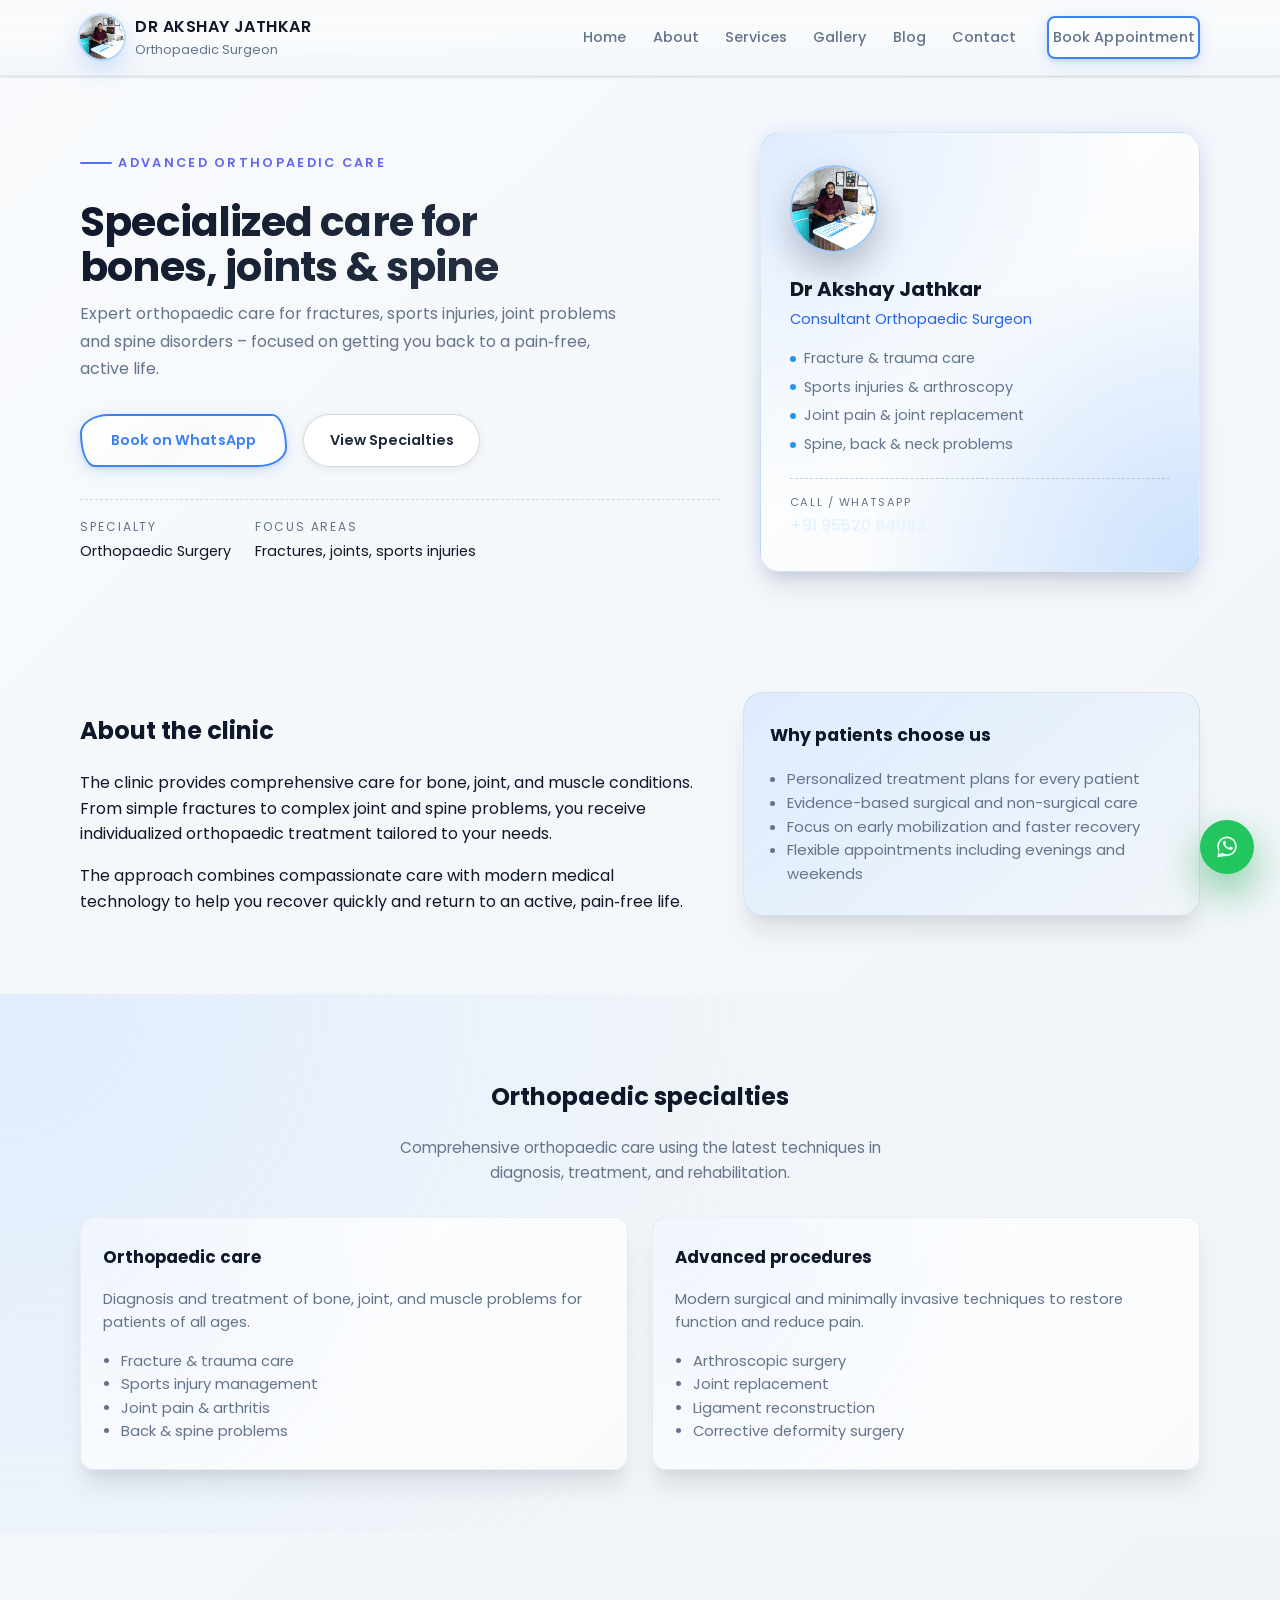
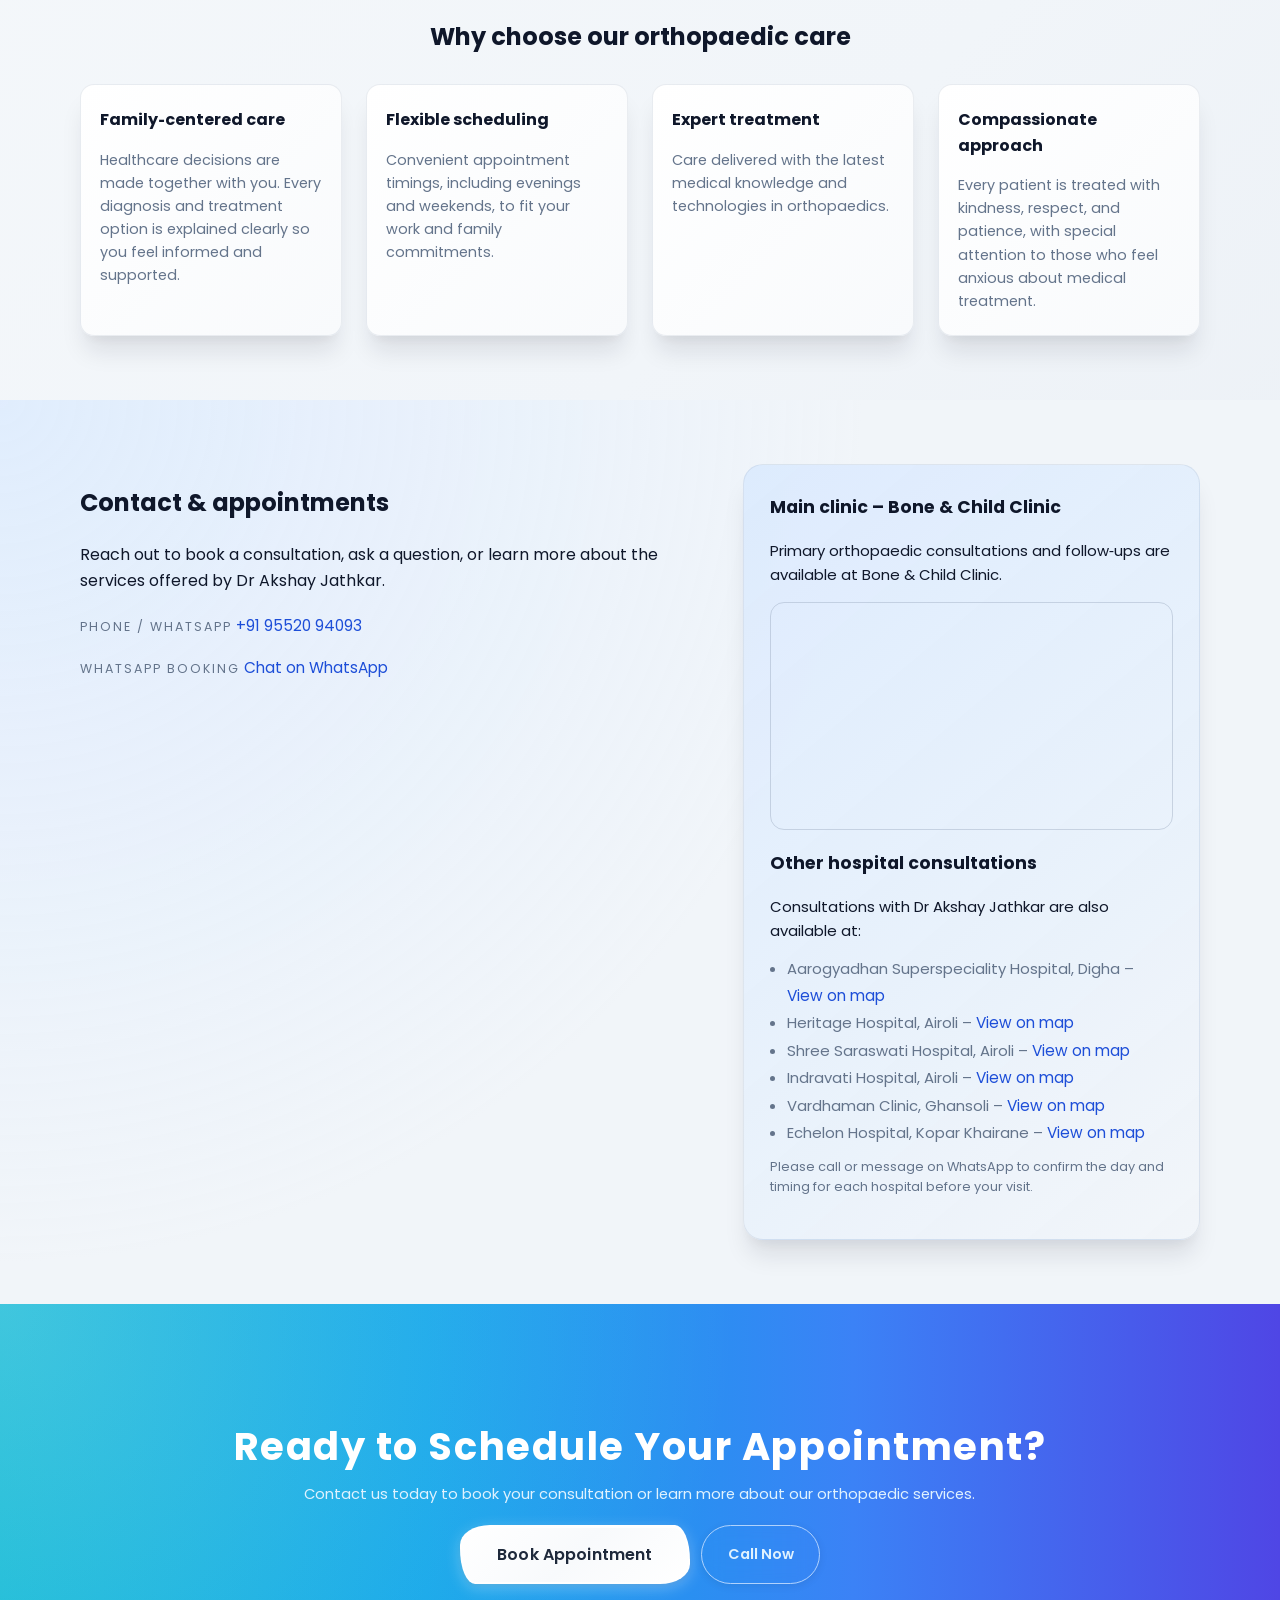
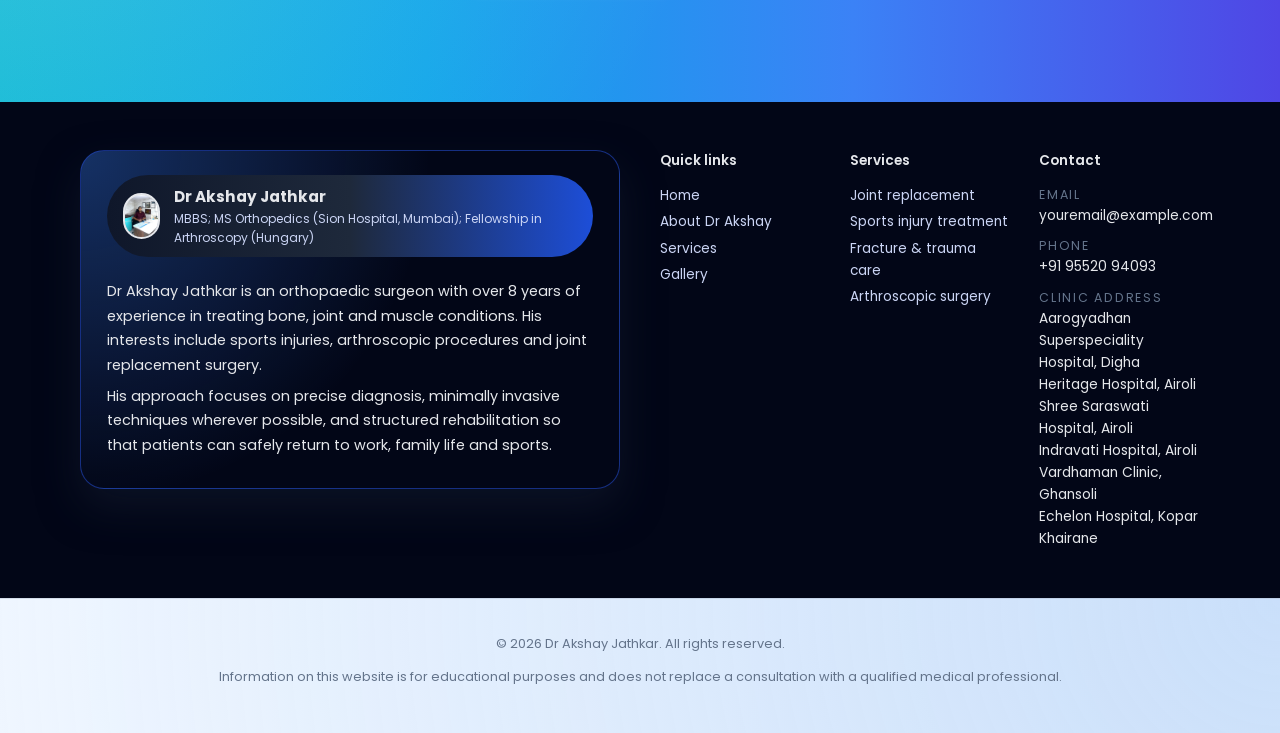
<file: index.html>
<!DOCTYPE html>
<html lang="en">
  <head>
    <meta charset="UTF-8" />
    <meta name="viewport" content="width=device-width, initial-scale=1.0" />
    <title>Dr Akshay Jathkar | Orthopaedic Surgeon</title>
    <meta
      name="description"
      content="Dr Akshay Jathkar - Orthopaedic surgeon providing specialized care for bone, joint and spine conditions."
    />
    <link rel="stylesheet" href="style.css" />
    <link rel="preconnect" href="https://fonts.googleapis.com" />
    <link rel="preconnect" href="https://fonts.gstatic.com" crossorigin />
    <link
      href="https://fonts.googleapis.com/css2?family=Poppins:wght@300;400;500;600;700&display=swap"
      rel="stylesheet"
    />
  </head>
  <body>
    <header class="site-header">
      <div class="container header-inner">
        <a href="index.html" class="logo-link">
          <img src="./images/logo.png" alt="Dr Akshay Jathkar Logo" class="logo-mark" onerror="this.style.display='none'; console.error('Logo image not found');">
          <div class="logo-text">
            <span class="logo-title">Dr Akshay Jathkar</span>
            <span class="logo-subtitle">Orthopaedic Surgeon</span>
          </div>
        </a>
        <nav class="nav">
          <a href="index.html">Home</a>
          <a href="about.html">About</a>
          <a href="services.html">Services</a>
          <a href="gallery.html">Gallery</a>
          <a href="blog.html">Blog</a>
          <a href="#contact">Contact</a>
          <a
            href="https://wa.me/9552094093?text=Hello%20Dr%20Akshay%20Jathkar%2C%20I%20would%20like%20to%20book%20an%20appointment."
            class="btn-primary nav-cta"
            target="_blank"
            rel="noopener"
          >
            Book Appointment
          </a>
        </nav>
      </div>
    </header>

    <main>
      <section class="hero">
        <div class="container hero-inner">
          <div class="hero-text">
            <p class="eyebrow">Advanced Orthopaedic Care</p>
            <h1>
              Specialized care for<br />
              bones, joints & spine
            </h1>
            <p class="hero-subtitle">
              Expert orthopaedic care for fractures, sports injuries, joint
              problems and spine disorders – focused on getting you back to a
              pain‑free, active life.
            </p>
            <div class="hero-actions">
              <a
                href="https://wa.me/9552094093?text=Hello%20Dr%20Akshay%20Jathkar%2C%20I%20would%20like%20to%20book%20an%20appointment."
                class="btn-primary"
                target="_blank"
                rel="noopener"
              >
                Book on WhatsApp
              </a>
              <a href="#specialties" class="btn-secondary">View Specialties</a>
            </div>
            <div class="hero-meta">
              <div>
                <span class="meta-label">Specialty</span>
                <span class="meta-value">Orthopaedic Surgery</span>
              </div>
              <div>
                <span class="meta-label">Focus areas</span>
                <span class="meta-value">Fractures, joints, sports injuries</span>
              </div>
            </div>
          </div>
          <div class="hero-card">
            <img src="./images/logo.png" alt="Dr Akshay Jathkar" class="hero-portrait-circle">
            <h2>Dr Akshay Jathkar</h2>
            <p class="hero-card-role">Consultant Orthopaedic Surgeon</p>
            <ul class="hero-card-list">
              <li>Fracture & trauma care</li>
              <li>Sports injuries & arthroscopy</li>
              <li>Joint pain & joint replacement</li>
              <li>Spine, back & neck problems</li>
            </ul>
            <div class="hero-card-contact">
              <span class="phone-label">Call / WhatsApp</span>
              <a href="tel:+919552094093" class="phone-number">+91 95520 94093</a>
            </div>
          </div>
        </div>
      </section>

      <section id="about" class="section">
        <div class="container two-column">
          <div>
            <h2>About the clinic</h2>
            <p>
              The clinic provides comprehensive care for bone, joint, and muscle
              conditions. From simple fractures to complex joint and spine
              problems, you receive individualized orthopaedic treatment
              tailored to your needs.
            </p>
            <p>
              The approach combines compassionate care with modern medical
              technology to help you recover quickly and return to an active,
              pain‑free life.
            </p>
          </div>
          <div class="highlight-card">
            <h3>Why patients choose us</h3>
            <ul>
              <li>Personalized treatment plans for every patient</li>
              <li>Evidence-based surgical and non-surgical care</li>
              <li>Focus on early mobilization and faster recovery</li>
              <li>Flexible appointments including evenings and weekends</li>
            </ul>
          </div>
        </div>
      </section>

      <section id="specialties" class="section section-alt">
        <div class="container">
          <h2 class="centered">Orthopaedic specialties</h2>
          <p class="section-intro centered">
            Comprehensive orthopaedic care using the latest techniques in
            diagnosis, treatment, and rehabilitation.
          </p>
          <div class="grid specialties-grid">
            <div class="card">
              <h3>Orthopaedic care</h3>
              <p>
                Diagnosis and treatment of bone, joint, and muscle problems for
                patients of all ages.
              </p>
              <ul>
                <li>Fracture & trauma care</li>
                <li>Sports injury management</li>
                <li>Joint pain & arthritis</li>
                <li>Back & spine problems</li>
              </ul>
            </div>
            <div class="card">
              <h3>Advanced procedures</h3>
              <p>
                Modern surgical and minimally invasive techniques to restore
                function and reduce pain.
              </p>
              <ul>
                <li>Arthroscopic surgery</li>
                <li>Joint replacement</li>
                <li>Ligament reconstruction</li>
                <li>Corrective deformity surgery</li>
              </ul>
            </div>
          </div>
        </div>
      </section>

      <section class="section">
        <div class="container">
          <h2 class="centered">Why choose our orthopaedic care</h2>
          <div class="grid features-grid">
            <div class="feature">
              <h3>Family‑centered care</h3>
              <p>
                Healthcare decisions are made together with you. Every
                diagnosis and treatment option is explained clearly so you feel
                informed and supported.
              </p>
            </div>
            <div class="feature">
              <h3>Flexible scheduling</h3>
              <p>
                Convenient appointment timings, including evenings and weekends,
                to fit your work and family commitments.
              </p>
            </div>
            <div class="feature">
              <h3>Expert treatment</h3>
              <p>
                Care delivered with the latest medical knowledge and
                technologies in orthopaedics.
              </p>
            </div>
            <div class="feature">
              <h3>Compassionate approach</h3>
              <p>
                Every patient is treated with kindness, respect, and patience,
                with special attention to those who feel anxious about medical
                treatment.
              </p>
            </div>
          </div>
        </div>
      </section>

      <section id="contact" class="section section-alt">
        <div class="container two-column">
          <div>
            <h2>Contact & appointments</h2>
            <p>
              Reach out to book a consultation, ask a question, or learn more
              about the services offered by Dr Akshay Jathkar.
            </p>
            <div class="contact-details">
              <div>
                <span class="contact-label">Phone / WhatsApp</span>
                <a href="tel:+919552094093" class="contact-link"
                  >+91 95520 94093</a
                >
              </div>
              <div>
                <span class="contact-label">WhatsApp booking</span>
                <a
                  href="https://wa.me/9552094093?text=Hello%20Dr%20Akshay%20Jathkar%2C%20I%20would%20like%20to%20book%20an%20appointment."
                  class="contact-link"
                  target="_blank"
                  rel="noopener"
                  >Chat on WhatsApp</a
                >
              </div>
            </div>
          </div>
          <div class="highlight-card">
            <h3>Main clinic – Bone & Child Clinic</h3>
            <p>
              Primary orthopaedic consultations and follow‑ups are available at
              Bone & Child Clinic.
            </p>
            <div class="map-embed">
              <iframe
                src="https://www.google.com/maps/embed/v1/search?key=YOUR_GOOGLE_MAPS_API_KEY&query=Bone+and+Child+Clinic"
                loading="lazy"
                referrerpolicy="no-referrer-when-downgrade"
              ></iframe>
            </div>
            <h3 style="margin-top: 1.2rem">Other hospital consultations</h3>
            <p>Consultations with Dr Akshay Jathkar are also available at:</p>
            <ul>
              <li>
                Aarogyadhan Superspeciality Hospital, Digha –
                <a
                  href="https://www.google.com/maps/search/?api=1&query=Aarogyadhan+Superspeciality+Hospital+Digha"
                  target="_blank"
                  rel="noopener"
                  class="contact-link"
                  >View on map</a
                >
              </li>
              <li>
                Heritage Hospital, Airoli –
                <a
                  href="https://www.google.com/maps/search/?api=1&query=Heritage+Hospital+Airoli"
                  target="_blank"
                  rel="noopener"
                  class="contact-link"
                  >View on map</a
                >
              </li>
              <li>
                Shree Saraswati Hospital, Airoli –
                <a
                  href="https://www.google.com/maps/search/?api=1&query=Shree+Saraswati+Hospital+Airoli"
                  target="_blank"
                  rel="noopener"
                  class="contact-link"
                  >View on map</a
                >
              </li>
              <li>
                Indravati Hospital, Airoli –
                <a
                  href="https://www.google.com/maps/search/?api=1&query=Indravati+Hospital+Airoli"
                  target="_blank"
                  rel="noopener"
                  class="contact-link"
                  >View on map</a
                >
              </li>
              <li>
                Vardhaman Clinic, Ghansoli –
                <a
                  href="https://www.google.com/maps/search/?api=1&query=Vardhaman+Clinic+Ghansoli"
                  target="_blank"
                  rel="noopener"
                  class="contact-link"
                  >View on map</a
                >
              </li>
              <li>
                Echelon Hospital, Kopar Khairane –
                <a
                  href="https://www.google.com/maps/search/?api=1&query=Echelon+Hospital+Kopar+Khairane"
                  target="_blank"
                  rel="noopener"
                  class="contact-link"
                  >View on map</a
                >
              </li>
            </ul>
            <p class="note">
              Please call or message on WhatsApp to confirm the day and timing
              for each hospital before your visit.
            </p>
          </div>
        </div>
      </section>

      <section class="section section-cta">
        <div class="container cta-inner">
          <div>
            <h2>Ready to Schedule Your Appointment?</h2>
            <p>
              Contact us today to book your consultation or learn more about our
              orthopaedic services.
            </p>
          </div>
          <div class="cta-actions">
            <a
              href="https://wa.me/9552094093?text=Hello%20Dr%20Akshay%20Jathkar%2C%20I%20am%20ready%20to%20book%20an%20appointment."
              class="btn-primary"
              target="_blank"
              rel="noopener"
            >
              Book Appointment
            </a>
            <a href="tel:+919552094093" class="btn-secondary">Call Now</a>
          </div>
        </div>
      </section>

      <section class="footer-top">
        <div class="container footer-top-inner">
          <div>
            <div class="doctor-card">
              <div class="doctor-banner">
                <div class="doctor-photo">
                <img src="./images/logo.png" alt="Dr Akshay Jathkar" class="doctor-photo-img">
              </div>
                <div class="doctor-banner-text">
                  <strong>Dr Akshay Jathkar</strong>
                  <span
                    >MBBS; MS Orthopedics (Sion Hospital, Mumbai); Fellowship in
                    Arthroscopy (Hungary)</span
                  >
                </div>
              </div>
              <p>
                Dr Akshay Jathkar is an orthopaedic surgeon with over 8 years
                of experience in treating bone, joint and muscle conditions. His
                interests include sports injuries, arthroscopic procedures and
                joint replacement surgery.
              </p>
              <p>
                His approach focuses on precise diagnosis, minimally invasive
                techniques wherever possible, and structured rehabilitation so
                that patients can safely return to work, family life and sports.
              </p>
            </div>
          </div>
          <div class="footer-columns">
            <div>
              <div class="footer-column-title">Quick links</div>
              <ul>
                <li><a href="index.html">Home</a></li>
                <li><a href="about.html">About Dr Akshay</a></li>
                <li><a href="services.html">Services</a></li>
                <li><a href="gallery.html">Gallery</a></li>
              </ul>
            </div>
            <div>
              <div class="footer-column-title">Services</div>
              <ul>
                <li>Joint replacement</li>
                <li>Sports injury treatment</li>
                <li>Fracture & trauma care</li>
                <li>Arthroscopic surgery</li>
              </ul>
            </div>
            <div>
              <div class="footer-column-title">Contact</div>
              <div class="footer-contact-item">
                <div class="footer-contact-value">
                  <div class="footer-contact-label">Email</div>
                  <div>youremail@example.com</div>
                </div>
              </div>
              <div class="footer-contact-item">
                <div class="footer-contact-value">
                  <div class="footer-contact-label">Phone</div>
                  <div>+91 95520 94093</div>
                </div>
              </div>
              <div class="footer-contact-item">
                <div class="footer-contact-value">
                  <div class="footer-contact-label">Clinic address</div>
                  <div>
                    Aarogyadhan Superspeciality Hospital, Digha<br />
                    Heritage Hospital, Airoli<br />
                    Shree Saraswati Hospital, Airoli<br />
                    Indravati Hospital, Airoli<br />
                    Vardhaman Clinic, Ghansoli<br />
                    Echelon Hospital, Kopar Khairane
                  </div>
                </div>
              </div>
            </div>
          </div>
        </div>
      </section>
    </main>

    <footer class="site-footer">
      <div class="container footer-inner">
        <p>© <span id="year"></span> Dr Akshay Jathkar. All rights reserved.</p>
        <p class="footer-small">
          Information on this website is for educational purposes and does not
          replace a consultation with a qualified medical professional.
        </p>
      </div>
    </footer>

    <a
      href="https://wa.me/9552094093?text=Hello%20Dr%20Akshay%20Jathkar%2C%20I%20would%20like%20to%20book%20an%20appointment."
      class="whatsapp-fab"
      target="_blank"
      rel="noopener"
      aria-label="Book appointment on WhatsApp"
    >
      <svg
        class="whatsapp-icon"
        viewBox="0 0 32 32"
        aria-hidden="true"
        focusable="false"
      >
        <path
          d="M16 3C9.383 3 4 8.383 4 15c0 2.123.566 4.088 1.555 5.8L4 29l8.383-1.523A11.9 11.9 0 0 0 16 27c6.617 0 12-5.383 12-12S22.617 3 16 3zm0 2.133c5.45 0 9.867 4.417 9.867 9.867 0 5.45-4.417 9.867-9.867 9.867-1.73 0-3.383-.45-4.85-1.3l-.35-.2-4.967.9.95-4.833-.233-.367A9.7 9.7 0 0 1 6.133 15C6.133 9.55 10.55 5.133 16 5.133zm-2.017 3.7c-.216-.483-.45-.5-.666-.508l-.566-.008c-.2 0-.516.074-.8.366s-1.05 1.025-1.05 2.5 1.075 2.9 1.225 3.1c.15.2 2.117 3.233 5.217 4.533 2.583 1.083 3.1.867 3.658.816.558-.05 1.8-.733 2.05-1.441.25-.708.25-1.316.175-1.441-.075-.125-.275-.2-.575-.35s-1.8-.883-2.083-.983c-.283-.1-.491-.15-.7.15-.208.3-.8.983-.983 1.183-.183.2-.366.225-.675.075-.308-.15-1.3-.48-2.475-1.525-.916-.817-1.533-1.825-1.716-2.133-.183-.308-.02-.475.133-.625.137-.136.308-.35.458-.525.15-.175.2-.3.3-.5.1-.2.05-.366-.025-.516-.075-.15-.675-1.625-.95-2.208z"
        />
      </svg>
    </a>

    <script>
      document.getElementById("year").textContent =
        new Date().getFullYear().toString();
    </script>
  </body>
</html>
</file>
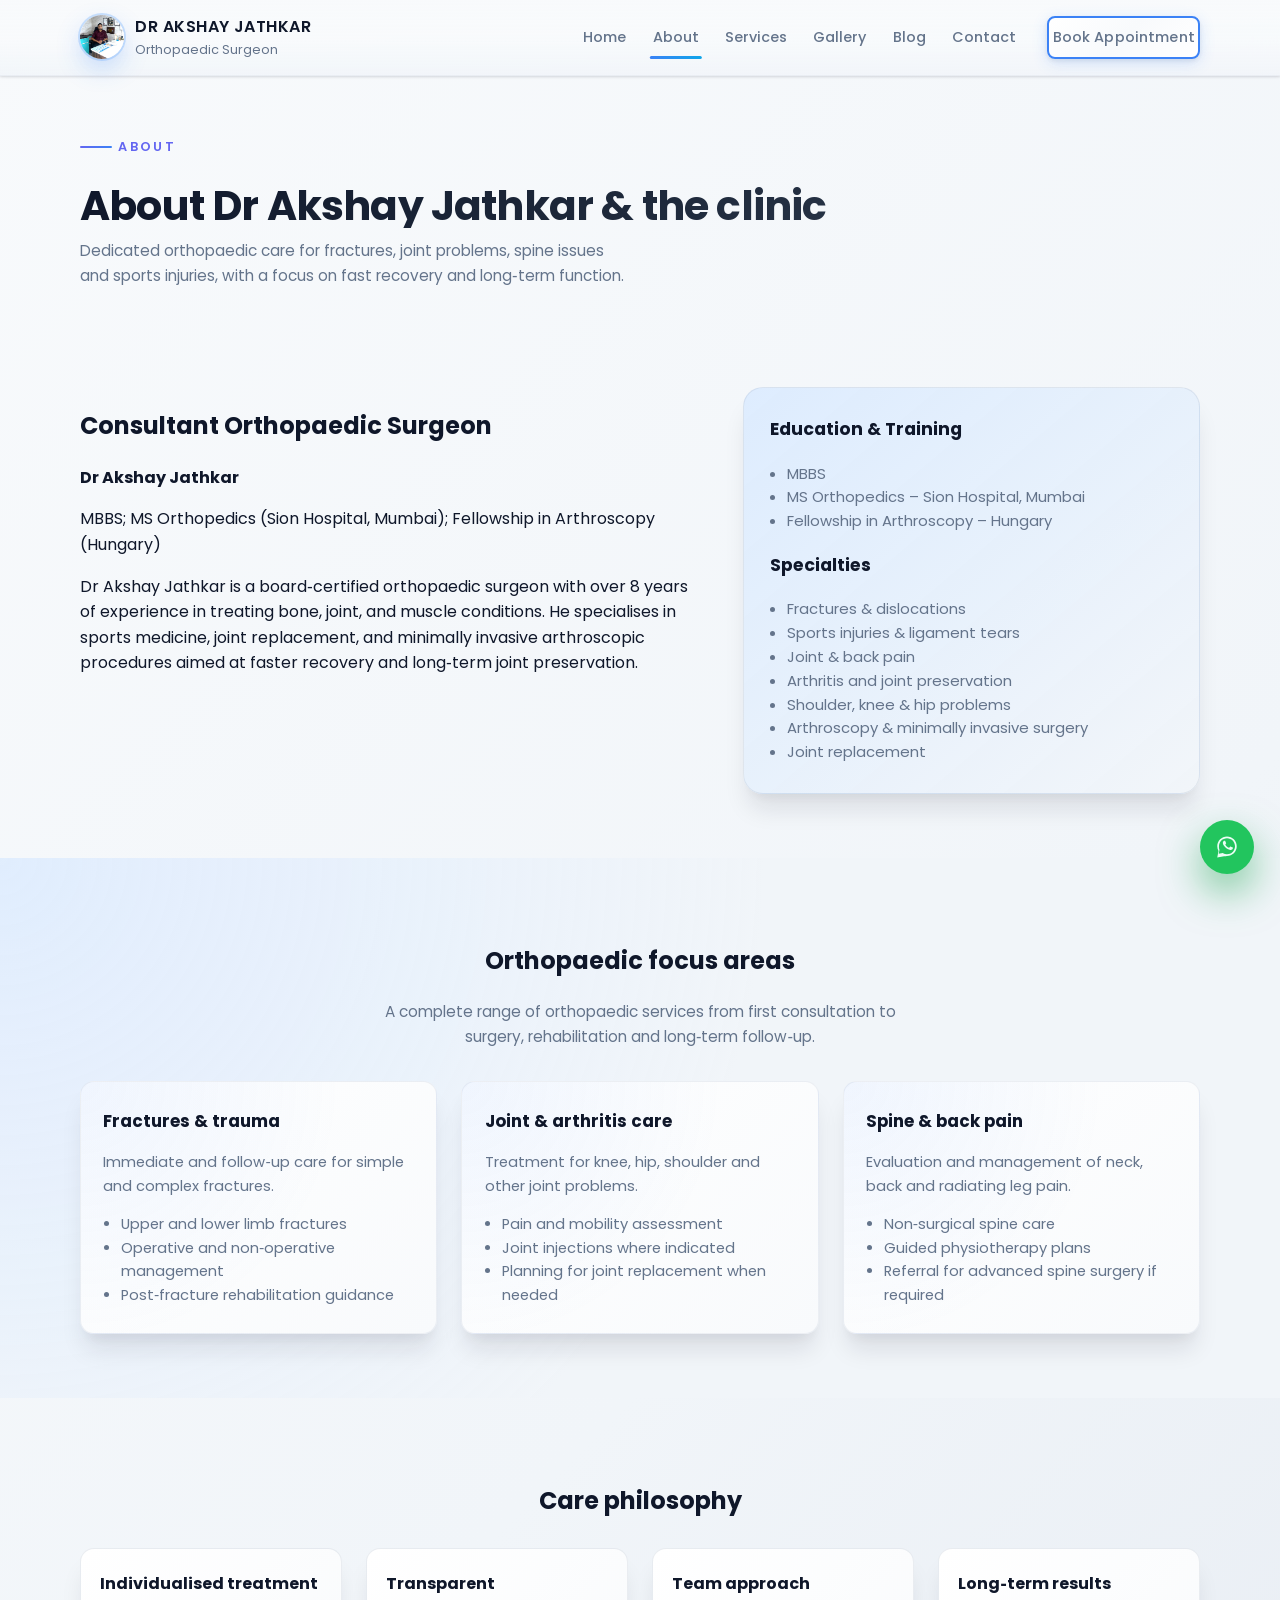
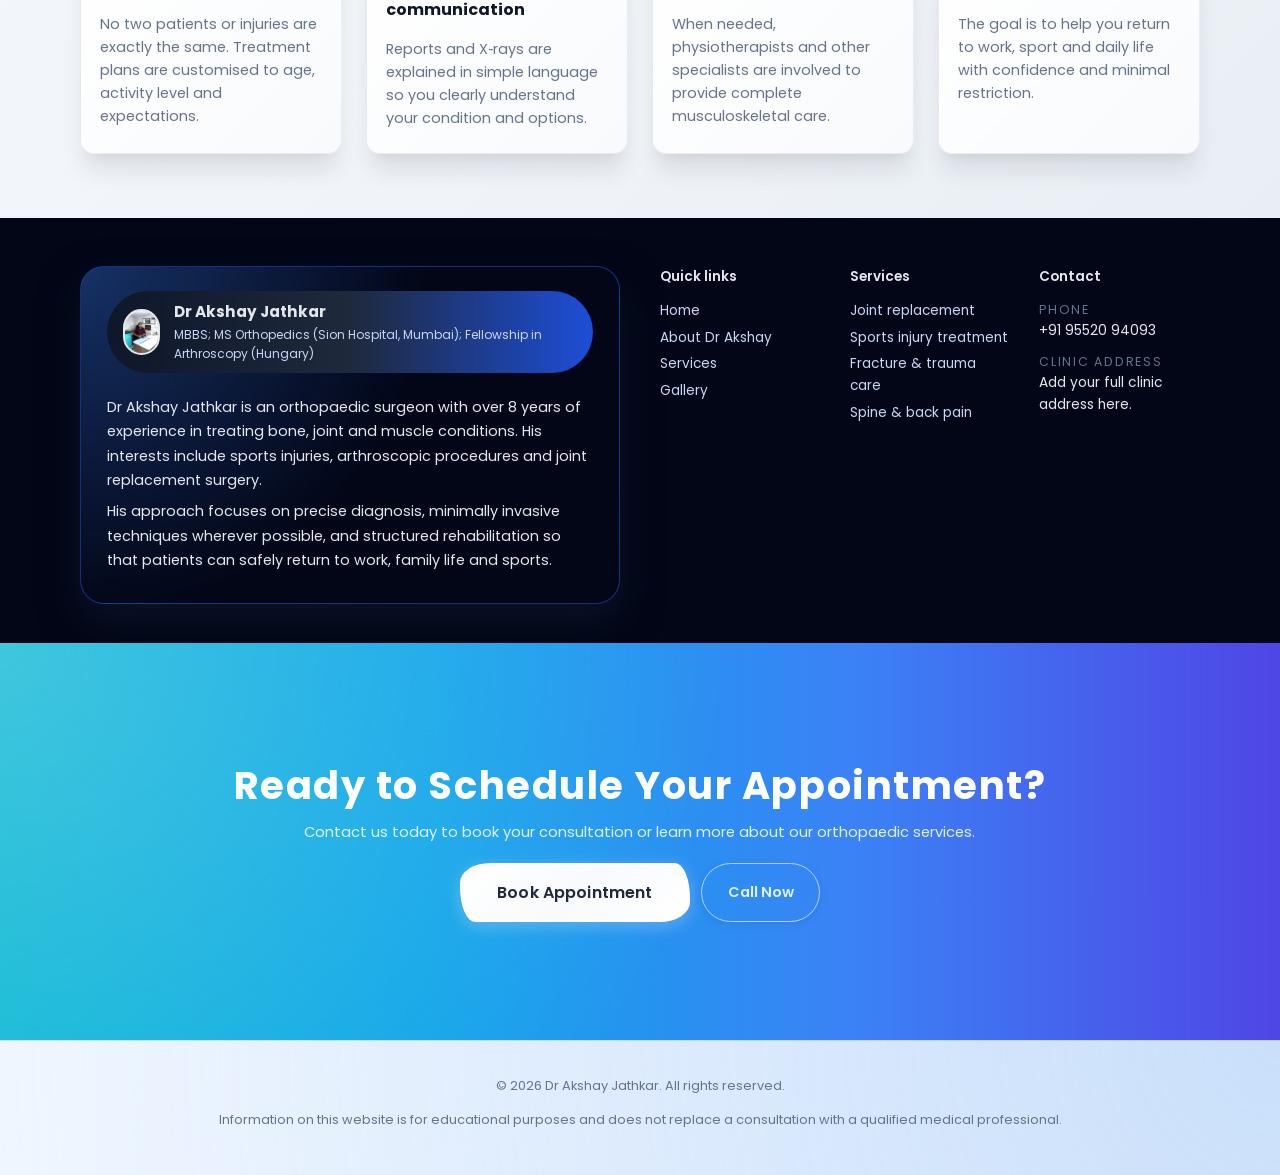
<file: about.html>
<!DOCTYPE html>
<html lang="en">
  <head>
    <meta charset="UTF-8" />
    <meta name="viewport" content="width=device-width, initial-scale=1.0" />
    <title>About | Dr Akshay Jathkar - Orthopaedic Surgeon</title>
    <meta
      name="description"
      content="Learn more about Dr Akshay Jathkar and his orthopaedic clinic, focused on advanced care for fractures, joints, spine and sports injuries."
    />
    <link rel="stylesheet" href="style.css" />
    <link rel="preconnect" href="https://fonts.googleapis.com" />
    <link rel="preconnect" href="https://fonts.gstatic.com" crossorigin />
    <link
      href="https://fonts.googleapis.com/css2?family=Poppins:wght@300;400;500;600;700&display=swap"
      rel="stylesheet"
    />
  </head>
  <body>
    <header class="site-header">
      <div class="container header-inner">
        <a href="index.html" class="logo-link">
          <img src="./images/logo.png" alt="Dr Akshay Jathkar Logo" class="logo-mark">
          <div class="logo-text">
            <span class="logo-title">Dr Akshay Jathkar</span>
            <span class="logo-subtitle">Orthopaedic Surgeon</span>
          </div>
        </a>
        <nav class="nav">
          <a href="index.html">Home</a>
          <a href="about.html" class="active">About</a>
          <a href="services.html">Services</a>
          <a href="gallery.html">Gallery</a>
          <a href="blog.html">Blog</a>
          <a href="index.html#contact">Contact</a>
          <a
            href="https://wa.me/9552094093?text=Hello%20Dr%20Akshay%20Jathkar%2C%20I%20would%20like%20to%20book%20an%20appointment."
            class="btn-primary nav-cta"
            target="_blank"
            rel="noopener"
          >
            Book Appointment
          </a>
        </nav>
      </div>
    </header>

    <main>
      <section class="page-hero">
        <div class="container">
          <p class="eyebrow">About</p>
          <h1>About Dr Akshay Jathkar & the clinic</h1>
          <p class="page-hero-subtitle">
            Dedicated orthopaedic care for fractures, joint problems, spine
            issues and sports injuries, with a focus on fast recovery and
            long‑term function.
          </p>
        </div>
      </section>

      <section class="section">
        <div class="container two-column">
          <div>
            <h2>Consultant Orthopaedic Surgeon</h2>
            <p><strong>Dr Akshay Jathkar</strong></p>
            <p>
              MBBS; MS Orthopedics (Sion Hospital, Mumbai); Fellowship in
              Arthroscopy (Hungary)
            </p>
            <p>
              Dr Akshay Jathkar is a board‑certified orthopaedic surgeon with
              over 8 years of experience in treating bone, joint, and muscle
              conditions. He specialises in sports medicine, joint replacement,
              and minimally invasive arthroscopic procedures aimed at faster
              recovery and long‑term joint preservation.
            </p>
          </div>
          <div class="highlight-card">
            <h3>Education & Training</h3>
            <ul>
              <li>MBBS</li>
              <li>MS Orthopedics – Sion Hospital, Mumbai</li>
              <li>Fellowship in Arthroscopy – Hungary</li>
            </ul>
            <h3 style="margin-top: 1.2rem">Specialties</h3>
            <ul>
              <li>Fractures & dislocations</li>
              <li>Sports injuries & ligament tears</li>
              <li>Joint & back pain</li>
              <li>Arthritis and joint preservation</li>
              <li>Shoulder, knee & hip problems</li>
              <li>Arthroscopy & minimally invasive surgery</li>
              <li>Joint replacement</li>
            </ul>
          </div>
        </div>
      </section>

      <section class="section section-alt">
        <div class="container">
          <h2 class="centered">Orthopaedic focus areas</h2>
          <p class="section-intro centered">
            A complete range of orthopaedic services from first consultation to
            surgery, rehabilitation and long‑term follow‑up.
          </p>
          <div class="grid specialties-grid">
            <div class="card">
              <h3>Fractures & trauma</h3>
              <p>
                Immediate and follow‑up care for simple and complex fractures.
              </p>
              <ul>
                <li>Upper and lower limb fractures</li>
                <li>Operative and non‑operative management</li>
                <li>Post‑fracture rehabilitation guidance</li>
              </ul>
            </div>
            <div class="card">
              <h3>Joint & arthritis care</h3>
              <p>
                Treatment for knee, hip, shoulder and other joint problems.
              </p>
              <ul>
                <li>Pain and mobility assessment</li>
                <li>Joint injections where indicated</li>
                <li>Planning for joint replacement when needed</li>
              </ul>
            </div>
            <div class="card">
              <h3>Spine & back pain</h3>
              <p>
                Evaluation and management of neck, back and radiating leg pain.
              </p>
              <ul>
                <li>Non‑surgical spine care</li>
                <li>Guided physiotherapy plans</li>
                <li>Referral for advanced spine surgery if required</li>
              </ul>
            </div>
          </div>
        </div>
      </section>

      <section class="section">
        <div class="container">
          <h2 class="centered">Care philosophy</h2>
          <div class="grid features-grid">
            <div class="feature">
              <h3>Individualised treatment</h3>
              <p>
                No two patients or injuries are exactly the same. Treatment
                plans are customised to age, activity level and expectations.
              </p>
            </div>
            <div class="feature">
              <h3>Transparent communication</h3>
              <p>
                Reports and X‑rays are explained in simple language so you
                clearly understand your condition and options.
              </p>
            </div>
            <div class="feature">
              <h3>Team approach</h3>
              <p>
                When needed, physiotherapists and other specialists are involved
                to provide complete musculoskeletal care.
              </p>
            </div>
            <div class="feature">
              <h3>Long‑term results</h3>
              <p>
                The goal is to help you return to work, sport and daily life
                with confidence and minimal restriction.
              </p>
            </div>
          </div>
        </div>
      </section>

      <section class="footer-top">
        <div class="container footer-top-inner">
          <div>
            <div class="doctor-card">
              <div class="doctor-banner">
                <div class="doctor-photo">
                <img src="./images/logo.png" alt="Dr Akshay Jathkar" class="doctor-photo-img">
              </div>
                <div class="doctor-banner-text">
                  <strong>Dr Akshay Jathkar</strong>
                  <span
                    >MBBS; MS Orthopedics (Sion Hospital, Mumbai); Fellowship in
                    Arthroscopy (Hungary)</span
                  >
                </div>
              </div>
              <p>
                Dr Akshay Jathkar is an orthopaedic surgeon with over 8 years
                of experience in treating bone, joint and muscle conditions. His
                interests include sports injuries, arthroscopic procedures and
                joint replacement surgery.
              </p>
              <p>
                His approach focuses on precise diagnosis, minimally invasive
                techniques wherever possible, and structured rehabilitation so
                that patients can safely return to work, family life and sports.
              </p>
            </div>
          </div>
          <div class="footer-columns">
            <div>
              <div class="footer-column-title">Quick links</div>
              <ul>
                <li><a href="index.html">Home</a></li>
                <li><a href="about.html">About Dr Akshay</a></li>
                <li><a href="services.html">Services</a></li>
                <li><a href="gallery.html">Gallery</a></li>
              </ul>
            </div>
            <div>
              <div class="footer-column-title">Services</div>
              <ul>
                <li>Joint replacement</li>
                <li>Sports injury treatment</li>
                <li>Fracture & trauma care</li>
                <li>Spine & back pain</li>
              </ul>
            </div>
            <div>
              <div class="footer-column-title">Contact</div>
              <div class="footer-contact-item">
                <div class="footer-contact-value">
                  <div class="footer-contact-label">Phone</div>
                  <div>+91 95520 94093</div>
                </div>
              </div>
              <div class="footer-contact-item">
                <div class="footer-contact-value">
                  <div class="footer-contact-label">Clinic address</div>
                  <div>Add your full clinic address here.</div>
                </div>
              </div>
            </div>
          </div>
        </div>
      </section>

      <section class="section section-cta">
        <div class="container cta-inner">
          <div>
            <h2>Ready to Schedule Your Appointment?</h2>
            <p>
              Contact us today to book your consultation or learn more about our
              orthopaedic services.
            </p>
          </div>
          <div class="cta-actions">
            <a
              href="https://wa.me/9552094093?text=Hello%20Dr%20Akshay%20Jathkar%2C%20I%20am%20ready%20to%20book%20an%20appointment."
              class="btn-primary"
              target="_blank"
              rel="noopener"
            >
              Book Appointment
            </a>
            <a href="tel:+919552094093" class="btn-secondary">Call Now</a>
          </div>
        </div>
      </section>
    </main>

    <footer class="site-footer">
      <div class="container footer-inner">
        <p>© <span id="year"></span> Dr Akshay Jathkar. All rights reserved.</p>
        <p class="footer-small">
          Information on this website is for educational purposes and does not
          replace a consultation with a qualified medical professional.
        </p>
      </div>
    </footer>

    <a
      href="https://wa.me/9552094093?text=Hello%20Dr%20Akshay%20Jathkar%2C%20I%20would%20like%20to%20book%20an%20appointment."
      class="whatsapp-fab"
      target="_blank"
      rel="noopener"
      aria-label="Book appointment on WhatsApp"
    >
      <svg
        class="whatsapp-icon"
        viewBox="0 0 32 32"
        aria-hidden="true"
        focusable="false"
      >
        <path
          d="M16 3C9.383 3 4 8.383 4 15c0 2.123.566 4.088 1.555 5.8L4 29l8.383-1.523A11.9 11.9 0 0 0 16 27c6.617 0 12-5.383 12-12S22.617 3 16 3zm0 2.133c5.45 0 9.867 4.417 9.867 9.867 0 5.45-4.417 9.867-9.867 9.867-1.73 0-3.383-.45-4.85-1.3l-.35-.2-4.967.9.95-4.833-.233-.367A9.7 9.7 0 0 1 6.133 15C6.133 9.55 10.55 5.133 16 5.133zm-2.017 3.7c-.216-.483-.45-.5-.666-.508l-.566-.008c-.2 0-.516.074-.8.366s-1.05 1.025-1.05 2.5 1.075 2.9 1.225 3.1c.15.2 2.117 3.233 5.217 4.533 2.583 1.083 3.1.867 3.658.816.558-.05 1.8-.733 2.05-1.441.25-.708.25-1.316.175-1.441-.075-.125-.275-.2-.575-.35s-1.8-.883-2.083-.983c-.283-.1-.491-.15-.7.15-.208.3-.8.983-.983 1.183-.183.2-.366.225-.675.075-.308-.15-1.3-.48-2.475-1.525-.916-.817-1.533-1.825-1.716-2.133-.183-.308-.02-.475.133-.625.137-.136.308-.35.458-.525.15-.175.2-.3.3-.5.1-.2.05-.366-.025-.516-.075-.15-.675-1.625-.95-2.208z"
        />
      </svg>
    </a>

    <script>
      document.getElementById("year").textContent =
        new Date().getFullYear().toString();
    </script>
  </body>
</html>
</file>
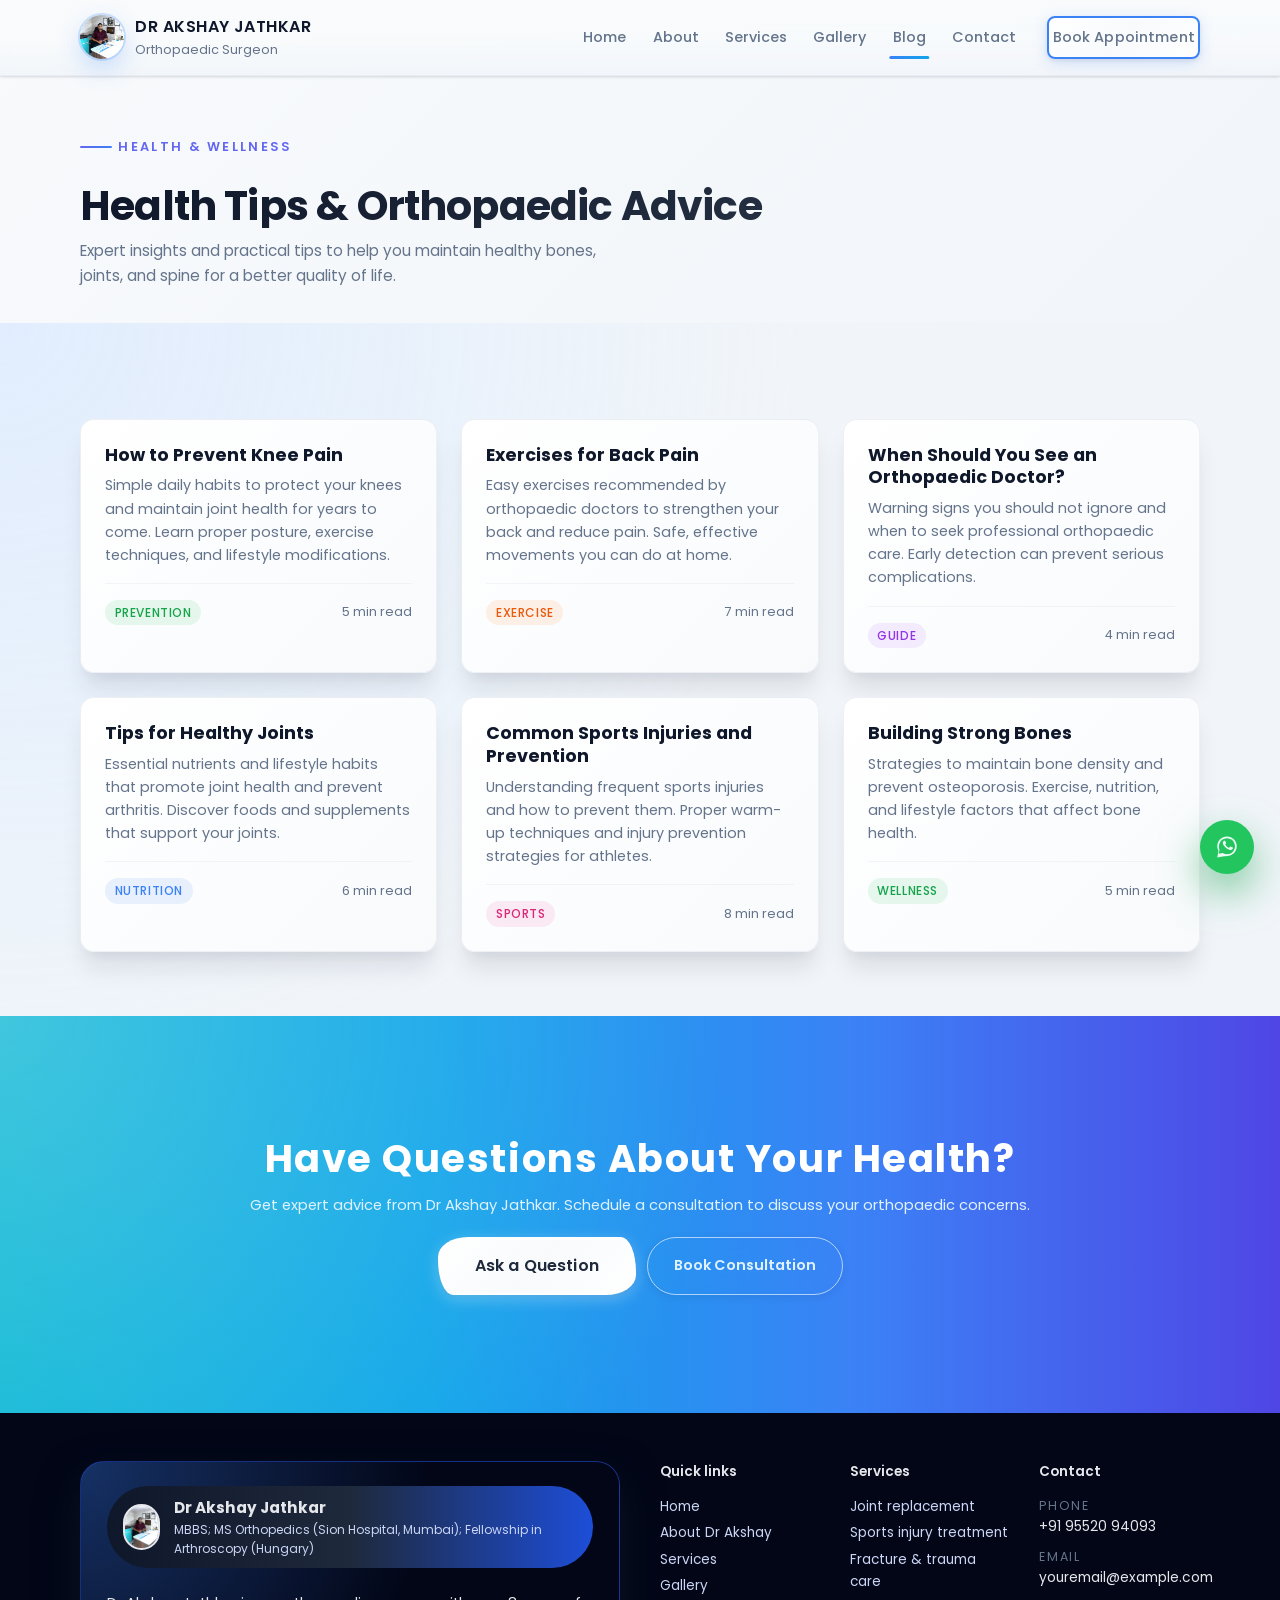
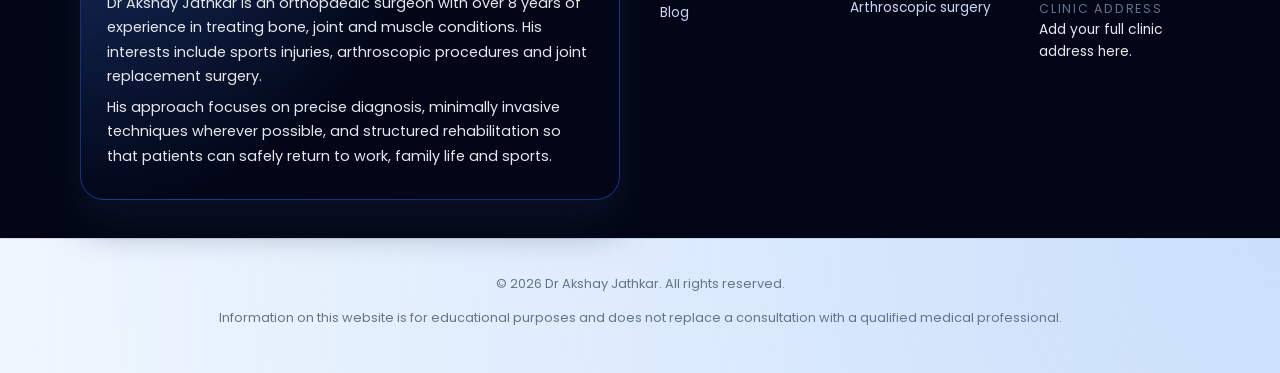
<file: blog.html>
<!DOCTYPE html>
<html lang="en">
  <head>
    <meta charset="UTF-8" />
    <meta name="viewport" content="width=device-width, initial-scale=1.0" />
    <title>Blog | Dr Akshay Jathkar - Orthopaedic Surgeon</title>
    <meta
      name="description"
      content="Health tips and orthopaedic advice from Dr Akshay Jathkar. Expert insights on bone, joint, and spine health."
    />
    <link rel="stylesheet" href="style.css" />
    <link rel="preconnect" href="https://fonts.googleapis.com" />
    <link rel="preconnect" href="https://fonts.gstatic.com" crossorigin />
    <link
      href="https://fonts.googleapis.com/css2?family=Poppins:wght@300;400;500;600;700&display=swap"
      rel="stylesheet"
    />
  </head>
  <body>
    <header class="site-header">
      <div class="container header-inner">
        <a href="index.html" class="logo-link">
          <img src="./images/logo.png" alt="Dr Akshay Jathkar Logo" class="logo-mark">
          <div class="logo-text">
            <span class="logo-title">Dr Akshay Jathkar</span>
            <span class="logo-subtitle">Orthopaedic Surgeon</span>
          </div>
        </a>
        <nav class="nav">
          <a href="index.html">Home</a>
          <a href="about.html">About</a>
          <a href="services.html">Services</a>
          <a href="gallery.html">Gallery</a>
          <a href="blog.html" class="active">Blog</a>
          <a href="index.html#contact">Contact</a>
          <a
            href="https://wa.me/9552094093?text=Hello%20Dr%20Akshay%20Jathkar%2C%20I%20would%20like%20to%20book%20an%20appointment."
            class="btn-primary nav-cta"
            target="_blank"
            rel="noopener"
          >
            Book Appointment
          </a>
        </nav>
      </div>
    </header>

    <main>
      <section class="page-hero">
        <div class="container">
          <p class="eyebrow">Health & Wellness</p>
          <h1>Health Tips & Orthopaedic Advice</h1>
          <p class="page-hero-subtitle">
            Expert insights and practical tips to help you maintain healthy bones, joints, and spine for a better quality of life.
          </p>
        </div>
      </section>

      <section class="section section-alt">
        <div class="container">
          <div class="blog-grid">
            <article class="blog-card" id="knee-pain">
              <div class="blog-card-content">
                <h3>
                  <a href="#knee-pain">How to Prevent Knee Pain</a>
                </h3>
                <p>
                  Simple daily habits to protect your knees and maintain joint health for years to come. Learn proper posture, exercise techniques, and lifestyle modifications.
                </p>
                <div class="blog-meta">
                  <span class="blog-category">Prevention</span>
                  <span class="blog-read-time">5 min read</span>
                </div>
              </div>
              <div class="blog-full-content" style="display: none;">
                <h4>Understanding Knee Pain</h4>
                <p>Knee pain is one of the most common orthopaedic complaints, affecting people of all ages. The knee joint bears significant stress during daily activities, making it vulnerable to injury and degeneration.</p>
                
                <h4>Prevention Strategies</h4>
                <ul>
                  <li><strong>Maintain Healthy Weight:</strong> Every extra pound adds 4 pounds of pressure to your knees.</li>
                  <li><strong>Proper Exercise Form:</strong> Always warm up before exercise and use proper technique.</li>
                  <li><strong>Supportive Footwear:</strong> Wear shoes with good arch support and cushioning.</li>
                  <li><strong>Regular Low-Impact Exercise:</strong> Swimming, cycling, and walking strengthen supporting muscles.</li>
                  <li><strong>Avoid High-Impact Activities:</strong> Limit activities that stress knee joints.</li>
                </ul>
                
                <h4>Daily Habits for Knee Health</h4>
                <p>Simple changes like taking stairs instead of elevators, maintaining good posture, and avoiding prolonged sitting can significantly reduce knee strain. Regular stretching and strengthening exercises for quadriceps and hamstrings provide additional support.</p>
              </div>
            </article>
            
            <article class="blog-card" id="back-pain">
              <div class="blog-card-content">
                <h3>
                  <a href="#back-pain">Exercises for Back Pain</a>
                </h3>
                <p>
                  Easy exercises recommended by orthopaedic doctors to strengthen your back and reduce pain. Safe, effective movements you can do at home.
                </p>
                <div class="blog-meta">
                  <span class="blog-category">Exercise</span>
                  <span class="blog-read-time">7 min read</span>
                </div>
              </div>
              <div class="blog-full-content" style="display: none;">
                <h4>Common Causes of Back Pain</h4>
                <p>Back pain affects 80% of adults at some point in their lives. Common causes include poor posture, muscle strain, herniated discs, and spinal conditions. Most cases can be managed with proper exercise and lifestyle changes.</p>
                
                <h4>Recommended Exercises</h4>
                <ul>
                  <li><strong>Plank:</strong> Hold for 30-60 seconds to strengthen core muscles.</li>
                  <li><strong>Bird Dog:</strong> Alternate extending opposite arm and leg while maintaining balance.</li>
                  <li><strong>Bridge:</strong> Lie on your back and lift hips to strengthen glutes and lower back.</li>
                  <li><strong>Cat-Cow Stretch:</strong> Alternate between arching and rounding your spine on hands and knees.</li>
                  <li><strong>Partial Crunches:</strong> Strengthen abdominal muscles without straining your back.</li>
                </ul>
                
                <h4>When to Exercise vs. When to Rest</h4>
                <p>Acute back pain may require 24-48 hours of rest before beginning gentle exercises. If pain persists or worsens, consult an orthopaedic specialist. Always start with gentle movements and gradually increase intensity.</p>
              </div>
            </article>
            
            <article class="blog-card" id="when-to-see-doctor">
              <div class="blog-card-content">
                <h3>
                  <a href="#when-to-see-doctor">When Should You See an Orthopaedic Doctor?</a>
                </h3>
                <p>
                  Warning signs you should not ignore and when to seek professional orthopaedic care. Early detection can prevent serious complications.
                </p>
                <div class="blog-meta">
                  <span class="blog-category">Guide</span>
                  <span class="blog-read-time">4 min read</span>
                </div>
              </div>
              <div class="blog-full-content" style="display: none;">
                <h4>Red Flag Symptoms</h4>
                <p>Certain symptoms require immediate medical attention. Don't ignore these warning signs that may indicate serious orthopaedic conditions.</p>
                
                <h4>Emergency Warning Signs</h4>
                <ul>
                  <li><strong>Severe Pain:</strong> Pain that doesn't improve with rest or medication.</li>
                  <li><strong>Numbness or Tingling:</strong> Persistent numbness, especially in extremities.</li>
                  <li><strong>Loss of Function:</strong> Inability to move a joint or bear weight.</li>
                  <li><strong>Visible Deformity:</strong> Obvious swelling, redness, or joint misalignment.</li>
                  <li><strong>Trauma:</strong> Pain following an accident or injury.</li>
                </ul>
                
                <h4>When to Schedule an Appointment</h4>
                <p>Schedule an orthopaedic consultation if you experience chronic pain lasting more than 2-3 weeks, recurring injuries, or if pain interferes with daily activities. Early intervention often leads to better outcomes and can prevent chronic conditions.</p>
              </div>
            </article>
            
            <article class="blog-card" id="joint-health">
              <div class="blog-card-content">
                <h3>
                  <a href="#joint-health">Tips for Healthy Joints</a>
                </h3>
                <p>
                  Essential nutrients and lifestyle habits that promote joint health and prevent arthritis. Discover foods and supplements that support your joints.
                </p>
                <div class="blog-meta">
                  <span class="blog-category">Nutrition</span>
                  <span class="blog-read-time">6 min read</span>
                </div>
              </div>
              <div class="blog-full-content" style="display: none;">
                <h4>Nutrition for Joint Health</h4>
                <p>Proper nutrition plays a crucial role in maintaining healthy joints and preventing arthritis. Certain foods contain anti-inflammatory properties and essential nutrients for joint maintenance.</p>
                
                <h4>Joint-Friendly Foods</h4>
                <ul>
                  <li><strong>Fatty Fish:</strong> Salmon, mackerel, and sardines rich in omega-3 fatty acids.</li>
                  <li><strong>Leafy Greens:</strong> Spinach and kale contain antioxidants and vitamin K.</li>
                  <li><strong>Nuts and Seeds:</strong> Almonds, walnuts, and flaxseeds provide essential nutrients.</li>
                  <li><strong>Berries:</strong> Blueberries and strawberries contain anti-inflammatory compounds.</li>
                  <li><strong>Whole Grains:</strong> Brown rice and quinoa reduce inflammation markers.</li>
                </ul>
                
                <h4>Supplements to Consider</h4>
                <p>Glucosamine, chondroitin, and turmeric may help reduce joint pain and inflammation. Always consult with your orthopaedic specialist before starting any supplement regimen, as they may interact with medications or existing conditions.</p>
              </div>
            </article>
            
            <article class="blog-card" id="sports-injuries">
              <div class="blog-card-content">
                <h3>
                  <a href="#sports-injuries">Common Sports Injuries and Prevention</a>
                </h3>
                <p>
                  Understanding frequent sports injuries and how to prevent them. Proper warm-up techniques and injury prevention strategies for athletes.
                </p>
                <div class="blog-meta">
                  <span class="blog-category">Sports</span>
                  <span class="blog-read-time">8 min read</span>
                </div>
              </div>
              <div class="blog-full-content" style="display: none;">
                <h4>Most Common Sports Injuries</h4>
                <p>Athletes are prone to specific types of injuries based on their sport and training intensity. Understanding these common injuries helps in prevention and early treatment.</p>
                
                <h4>Frequent Sports Injuries</h4>
                <ul>
                  <li><strong>Ankle Sprains:</strong> Most common injury in basketball, soccer, and running.</li>
                  <li><strong>ACL Tears:</strong> Serious knee injury common in football and skiing.</li>
                  <li><strong>Tennis Elbow:</strong> Overuse injury affecting tennis players and golfers.</li>
                  <li><strong>Shin Splints:</strong> Common in runners and dancers.</li>
                  <li><strong>Rotator Cuff Injuries:</strong> Frequent in swimming, baseball, and tennis.</li>
                </ul>
                
                <h4>Prevention Strategies</h4>
                <p>Proper warm-up routines, strength training, flexibility exercises, and appropriate equipment significantly reduce injury risk. Listen to your body and avoid pushing through pain, as this often leads to more severe injuries.</p>
              </div>
            </article>
            
            <article class="blog-card" id="bone-health">
              <div class="blog-card-content">
                <h3>
                  <a href="#bone-health">Building Strong Bones</a>
                </h3>
                <p>
                  Strategies to maintain bone density and prevent osteoporosis. Exercise, nutrition, and lifestyle factors that affect bone health.
                </p>
                <div class="blog-meta">
                  <span class="blog-category">Wellness</span>
                  <span class="blog-read-time">5 min read</span>
                </div>
              </div>
              <div class="blog-full-content" style="display: none;">
                <h4>Understanding Bone Health</h4>
                <p>Bone density peaks around age 30 and gradually declines afterward. Maintaining strong bones is crucial for preventing fractures and osteoporosis, especially in women and older adults.</p>
                
                <h4>Bone-Building Strategies</h4>
                <ul>
                  <li><strong>Weight-Bearing Exercise:</strong> Walking, jogging, and strength training stimulate bone growth.</li>
                  <li><strong>Calcium Intake:</strong> Adults need 1,000-1,200mg daily from dairy, leafy greens, or supplements.</li>
                  <li><strong>Vitamin D:</strong> Essential for calcium absorption; get 15-20 minutes of sun exposure daily.</li>
                  <li><strong>Protein:</strong> Adequate protein intake supports bone matrix formation.</li>
                  <li><strong>Avoid Smoking:</strong> Smoking significantly reduces bone density.</li>
                </ul>
                
                <h4>When to Get Screened</h4>
                <p>Women should begin bone density screening at age 65, men at age 70, or earlier if risk factors exist. Early detection allows for intervention before fractures occur.</p>
              </div>
            </article>
          </div>
        </div>
      </section>

      <section class="section section-cta">
        <div class="container cta-inner">
          <div>
            <h2>Have Questions About Your Health?</h2>
            <p>
              Get expert advice from Dr Akshay Jathkar. Schedule a consultation to discuss your orthopaedic concerns.
            </p>
          </div>
          <div class="cta-actions">
            <a
              href="https://wa.me/9552094093?text=Hello%20Dr%20Akshay%20Jathkar%2C%20I%20have%20a%20question%20about%20my%20health."
              class="btn-primary"
              target="_blank"
              rel="noopener"
            >
              Ask a Question
            </a>
            <a href="index.html#contact" class="btn-secondary">Book Consultation</a>
          </div>
        </div>
      </section>

      <section class="footer-top">
        <div class="container footer-top-inner">
          <div>
            <div class="doctor-card">
              <div class="doctor-banner">
                <div class="doctor-photo">
                <img src="./images/logo.png" alt="Dr Akshay Jathkar" class="doctor-photo-img">
              </div>
                <div class="doctor-banner-text">
                  <strong>Dr Akshay Jathkar</strong>
                  <span
                    >MBBS; MS Orthopedics (Sion Hospital, Mumbai); Fellowship in
                    Arthroscopy (Hungary)</span
                  >
                </div>
              </div>
              <p>
                Dr Akshay Jathkar is an orthopaedic surgeon with over 8 years
                of experience in treating bone, joint and muscle conditions. His
                interests include sports injuries, arthroscopic procedures and
                joint replacement surgery.
              </p>
              <p>
                His approach focuses on precise diagnosis, minimally invasive
                techniques wherever possible, and structured rehabilitation so
                that patients can safely return to work, family life and sports.
              </p>
            </div>
          </div>
          <div class="footer-columns">
            <div>
              <div class="footer-column-title">Quick links</div>
              <ul>
                <li><a href="index.html">Home</a></li>
                <li><a href="about.html">About Dr Akshay</a></li>
                <li><a href="services.html">Services</a></li>
                <li><a href="gallery.html">Gallery</a></li>
                <li><a href="blog.html">Blog</a></li>
              </ul>
            </div>
            <div>
              <div class="footer-column-title">Services</div>
              <ul>
                <li>Joint replacement</li>
                <li>Sports injury treatment</li>
                <li>Fracture & trauma care</li>
                <li>Arthroscopic surgery</li>
              </ul>
            </div>
            <div>
              <div class="footer-column-title">Contact</div>
              <div class="footer-contact-item">
                <div class="footer-contact-value">
                  <div class="footer-contact-label">Phone</div>
                  <div>+91 95520 94093</div>
                </div>
              </div>
              <div class="footer-contact-item">
                <div class="footer-contact-value">
                  <div class="footer-contact-label">Email</div>
                  <div>youremail@example.com</div>
                </div>
              </div>
              <div class="footer-contact-item">
                <div class="footer-contact-value">
                  <div class="footer-contact-label">Clinic address</div>
                  <div>Add your full clinic address here.</div>
                </div>
              </div>
            </div>
          </div>
        </div>
      </section>
    </main>

    <footer class="site-footer">
      <div class="container footer-inner">
        <p>© <span id="year"></span> Dr Akshay Jathkar. All rights reserved.</p>
        <p class="footer-small">
          Information on this website is for educational purposes and does not
          replace a consultation with a qualified medical professional.
        </p>
      </div>
    </footer>

    <a
      href="https://wa.me/9552094093?text=Hello%20Dr%20Akshay%20Jathkar%2C%20I%20would%20like%20to%20book%20an%20appointment."
      class="whatsapp-fab"
      target="_blank"
      rel="noopener"
      aria-label="Book appointment on WhatsApp"
    >
      <svg
        class="whatsapp-icon"
        viewBox="0 0 32 32"
        aria-hidden="true"
        focusable="false"
      >
        <path
          d="M16 3C9.383 3 4 8.383 4 15c0 2.123.566 4.088 1.555 5.8L4 29l8.383-1.523A11.9 11.9 0 0 0 16 27c6.617 0 12-5.383 12-12S22.617 3 16 3zm0 2.133c5.45 0 9.867 4.417 9.867 9.867 0 5.45-4.417 9.867-9.867 9.867-1.73 0-3.383-.45-4.85-1.3l-.35-.2-4.967.9.95-4.833-.233-.367A9.7 9.7 0 0 1 6.133 15C6.133 9.55 10.55 5.133 16 5.133zm-2.017 3.7c-.216-.483-.45-.5-.666-.508l-.566-.008c-.2 0-.516.074-.8.366s-1.05 1.025-1.05 2.5 1.075 2.9 1.225 3.1c.15.2 2.117 3.233 5.217 4.533 2.583 1.083 3.1.867 3.658.816.558-.05 1.8-.733 2.05-1.441.25-.708.25-1.316.175-1.441-.075-.125-.275-.2-.575-.35s-1.8-.883-2.083-.983c-.283-.1-.491-.15-.7.15-.208.3-.8.983-.983 1.183-.183.2-.366.225-.675.075-.308-.15-1.3-.48-2.475-1.525-.916-.817-1.533-1.825-1.716-2.133-.183-.308-.02-.475.133-.625.137-.136.308-.35.458-.525.15-.175.2-.3.3-.5.1-.2.05-.366-.025-.516-.075-.15-.675-1.625-.95-2.208z"
        />
      </svg>
    </a>

    <script>
      document.getElementById("year").textContent =
        new Date().getFullYear().toString();

      // Blog article expansion functionality
      document.addEventListener('DOMContentLoaded', function() {
        const blogCards = document.querySelectorAll('.blog-card');
        
        blogCards.forEach(card => {
          const titleLink = card.querySelector('h3 a');
          const fullContent = card.querySelector('.blog-full-content');
          
          if (titleLink && fullContent) {
            titleLink.addEventListener('click', function(e) {
              e.preventDefault();
              
              // Close all other articles
              blogCards.forEach(otherCard => {
                if (otherCard !== card) {
                  const otherContent = otherCard.querySelector('.blog-full-content');
                  if (otherContent) {
                    otherContent.style.display = 'none';
                  }
                }
              });
              
              // Toggle current article
              if (fullContent.style.display === 'none' || fullContent.style.display === '') {
                fullContent.style.display = 'block';
                // Smooth scroll to article
                card.scrollIntoView({ behavior: 'smooth', block: 'nearest' });
              } else {
                fullContent.style.display = 'none';
              }
            });
          }
        });
      });
    </script>
  </body>
</html>
</file>
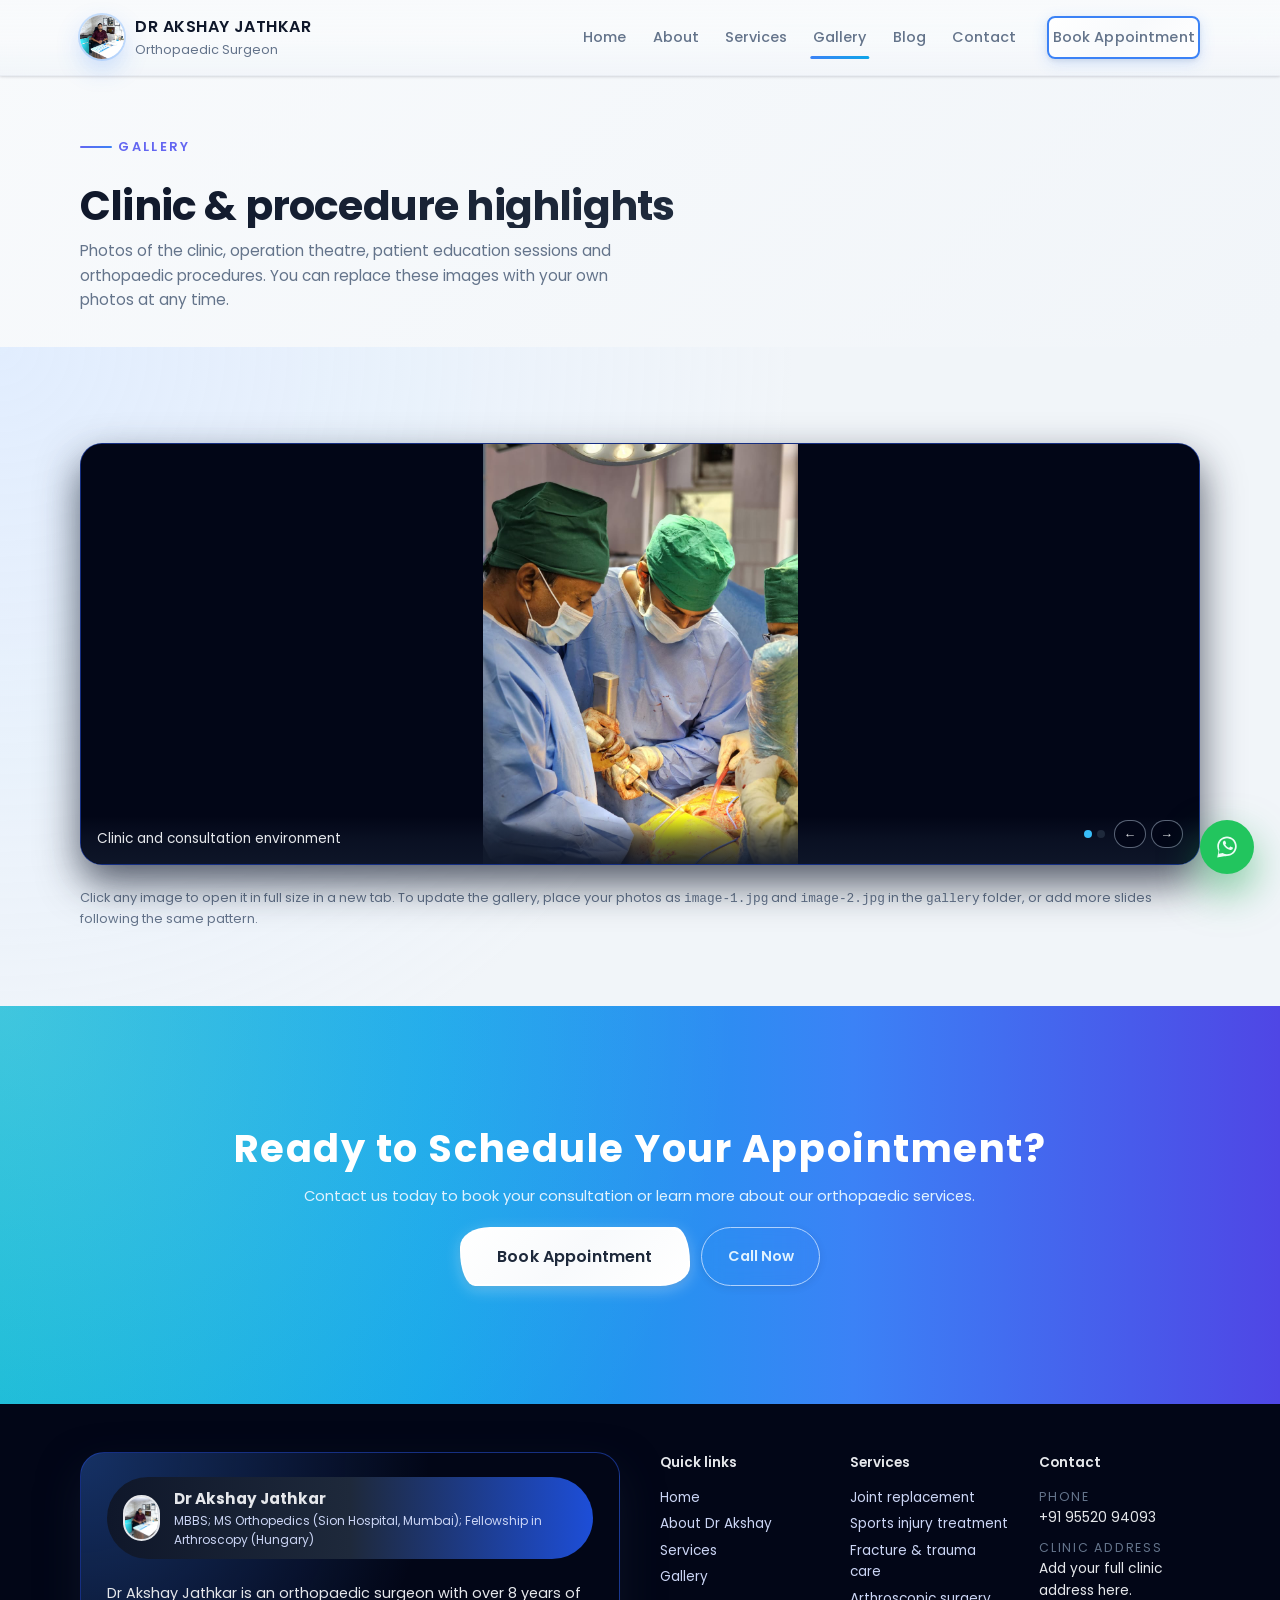
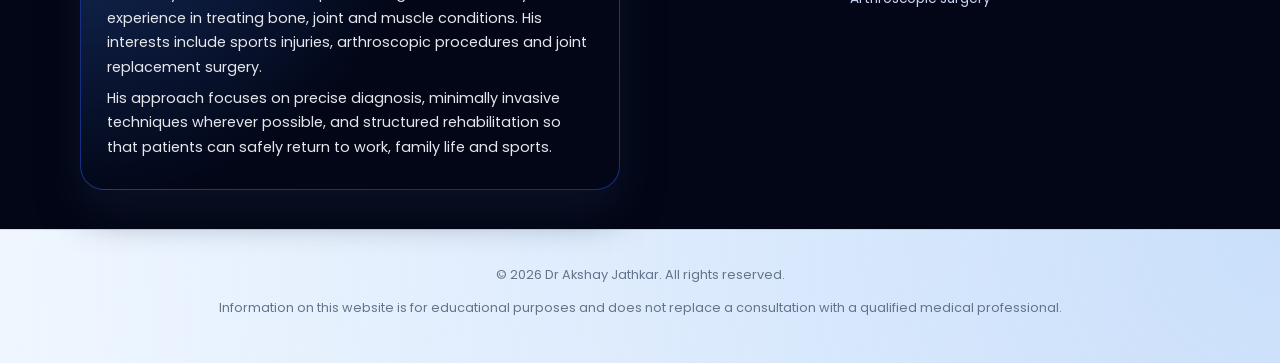
<file: gallery.html>
<!DOCTYPE html>
<html lang="en">
  <head>
    <meta charset="UTF-8" />
    <meta name="viewport" content="width=device-width, initial-scale=1.0" />
    <title>Gallery | Dr Akshay Jathkar - Orthopaedic Surgeon</title>
    <meta
      name="description"
      content="Photo gallery of Dr Akshay Jathkar's clinic, orthopaedic surgeries, patient education events and facilities."
    />
    <link rel="stylesheet" href="style.css" />
    <link rel="preconnect" href="https://fonts.googleapis.com" />
    <link rel="preconnect" href="https://fonts.gstatic.com" crossorigin />
    <link
      href="https://fonts.googleapis.com/css2?family=Poppins:wght@300;400;500;600;700&display=swap"
      rel="stylesheet"
    />
  </head>
  <body>
    <header class="site-header">
      <div class="container header-inner">
        <a href="index.html" class="logo-link">
          <img src="./images/logo.png" alt="Dr Akshay Jathkar Logo" class="logo-mark">
          <div class="logo-text">
            <span class="logo-title">Dr Akshay Jathkar</span>
            <span class="logo-subtitle">Orthopaedic Surgeon</span>
          </div>
        </a>
        <nav class="nav">
          <a href="index.html">Home</a>
          <a href="about.html">About</a>
          <a href="services.html">Services</a>
          <a href="gallery.html" class="active">Gallery</a>
          <a href="blog.html">Blog</a>
          <a href="index.html#contact">Contact</a>
          <a
            href="https://wa.me/9552094093?text=Hello%20Dr%20Akshay%20Jathkar%2C%20I%20would%20like%20to%20book%20an%20appointment."
            class="btn-primary nav-cta"
            target="_blank"
            rel="noopener"
          >
            Book Appointment
          </a>
        </nav>
      </div>
    </header>

    <main>
      <section class="gallery-hero">
        <div class="container">
          <p class="eyebrow">Gallery</p>
          <h1>Clinic & procedure highlights</h1>
          <p class="page-hero-subtitle">
            Photos of the clinic, operation theatre, patient education sessions
            and orthopaedic procedures. You can replace these images with your
            own photos at any time.
          </p>
        </div>
      </section>

      <section class="section section-alt">
        <div class="container">
          <div class="gallery-slider" id="gallery-slider">
            <div class="gallery-slides">
              <div class="gallery-slide active">
                <a href="gallery/image-1.jpg" target="_blank">
                  <img src="gallery/image-1.jpg" alt="Gallery image 1" />
                </a>
                <div class="gallery-slide-caption">
                  Clinic and consultation environment
                </div>
              </div>
              <div class="gallery-slide">
                <a href="gallery/image-2.jpg" target="_blank">
                  <img src="gallery/image-2.jpg" alt="Gallery image 2" />
                </a>
                <div class="gallery-slide-caption">
                  Orthopaedic care and procedures
                </div>
              </div>
            </div>
            <div class="gallery-controls">
              <div class="gallery-dots">
                <button class="gallery-dot active" data-index="0"></button>
                <button class="gallery-dot" data-index="1"></button>
              </div>
              <div class="gallery-arrows">
                <button class="gallery-arrow" id="gallery-prev">&#8592;</button>
                <button class="gallery-arrow" id="gallery-next">&#8594;</button>
              </div>
            </div>
          </div>
          <p class="note" style="margin-top: 1.4rem">
            Click any image to open it in full size in a new tab. To update the
            gallery, place your photos as <code>image-1.jpg</code> and
            <code>image-2.jpg</code> in the <code>gallery</code> folder, or add
            more slides following the same pattern.
          </p>
        </div>
      </section>

      <section class="section section-cta">
        <div class="container cta-inner">
          <div>
            <h2>Ready to Schedule Your Appointment?</h2>
            <p>
              Contact us today to book your consultation or learn more about our
              orthopaedic services.
            </p>
          </div>
          <div class="cta-actions">
            <a
              href="https://wa.me/9552094093?text=Hello%20Dr%20Akshay%20Jathkar%2C%20I%20am%20ready%20to%20book%20an%20appointment."
              class="btn-primary"
              target="_blank"
              rel="noopener"
            >
              Book Appointment
            </a>
            <a href="tel:+919552094093" class="btn-secondary">Call Now</a>
          </div>
        </div>
      </section>

      <section class="footer-top">
        <div class="container footer-top-inner">
          <div>
            <div class="doctor-card">
              <div class="doctor-banner">
                <div class="doctor-photo">
                <img src="./images/logo.png" alt="Dr Akshay Jathkar" class="doctor-photo-img">
              </div>
                <div class="doctor-banner-text">
                  <strong>Dr Akshay Jathkar</strong>
                  <span
                    >MBBS; MS Orthopedics (Sion Hospital, Mumbai); Fellowship in
                    Arthroscopy (Hungary)</span
                  >
                </div>
              </div>
              <p>
                Dr Akshay Jathkar is an orthopaedic surgeon with over 8 years
                of experience in treating bone, joint and muscle conditions. His
                interests include sports injuries, arthroscopic procedures and
                joint replacement surgery.
              </p>
              <p>
                His approach focuses on precise diagnosis, minimally invasive
                techniques wherever possible, and structured rehabilitation so
                that patients can safely return to work, family life and sports.
              </p>
            </div>
          </div>
          <div class="footer-columns">
            <div>
              <div class="footer-column-title">Quick links</div>
              <ul>
                <li><a href="index.html">Home</a></li>
                <li><a href="about.html">About Dr Akshay</a></li>
                <li><a href="services.html">Services</a></li>
                <li><a href="gallery.html">Gallery</a></li>
              </ul>
            </div>
            <div>
              <div class="footer-column-title">Services</div>
              <ul>
                <li>Joint replacement</li>
                <li>Sports injury treatment</li>
                <li>Fracture & trauma care</li>
                <li>Arthroscopic surgery</li>
              </ul>
            </div>
            <div>
              <div class="footer-column-title">Contact</div>
              <div class="footer-contact-item">
                <div class="footer-contact-value">
                  <div class="footer-contact-label">Phone</div>
                  <div>+91 95520 94093</div>
                </div>
              </div>
              <div class="footer-contact-item">
                <div class="footer-contact-value">
                  <div class="footer-contact-label">Clinic address</div>
                  <div>Add your full clinic address here.</div>
                </div>
              </div>
            </div>
          </div>
        </div>
      </section>
    </main>

    <footer class="site-footer">
      <div class="container footer-inner">
        <p>© <span id="year"></span> Dr Akshay Jathkar. All rights reserved.</p>
        <p class="footer-small">
          Information on this website is for educational purposes and does not
          replace a consultation with a qualified medical professional.
        </p>
      </div>
    </footer>

    <a
      href="https://wa.me/9552094093?text=Hello%20Dr%20Akshay%20Jathkar%2C%20I%20would%20like%20to%20book%20an%20appointment."
      class="whatsapp-fab"
      target="_blank"
      rel="noopener"
      aria-label="Book appointment on WhatsApp"
    >
      <svg
        class="whatsapp-icon"
        viewBox="0 0 32 32"
        aria-hidden="true"
        focusable="false"
      >
        <path
          d="M16 3C9.383 3 4 8.383 4 15c0 2.123.566 4.088 1.555 5.8L4 29l8.383-1.523A11.9 11.9 0 0 0 16 27c6.617 0 12-5.383 12-12S22.617 3 16 3zm0 2.133c5.45 0 9.867 4.417 9.867 9.867 0 5.45-4.417 9.867-9.867 9.867-1.73 0-3.383-.45-4.85-1.3l-.35-.2-4.967.9.95-4.833-.233-.367A9.7 9.7 0 0 1 6.133 15C6.133 9.55 10.55 5.133 16 5.133zm-2.017 3.7c-.216-.483-.45-.5-.666-.508l-.566-.008c-.2 0-.516.074-.8.366s-1.05 1.025-1.05 2.5 1.075 2.9 1.225 3.1c.15.2 2.117 3.233 5.217 4.533 2.583 1.083 3.1.867 3.658.816.558-.05 1.8-.733 2.05-1.441.25-.708.25-1.316.175-1.441-.075-.125-.275-.2-.575-.35s-1.8-.883-2.083-.983c-.283-.1-.491-.15-.7.15-.208.3-.8.983-.983 1.183-.183.2-.366.225-.675.075-.308-.15-1.3-.48-2.475-1.525-.916-.817-1.533-1.825-1.716-2.133-.183-.308-.02-.475.133-.625.137-.136.308-.35.458-.525.15-.175.2-.3.3-.5.1-.2.05-.366-.025-.516-.075-.15-.675-1.625-.95-2.208z"
        />
      </svg>
    </a>

    <script>
      document.getElementById("year").textContent =
        new Date().getFullYear().toString();

      const slides = document.querySelectorAll(".gallery-slide");
      const dots = document.querySelectorAll(".gallery-dot");
      const prev = document.getElementById("gallery-prev");
      const next = document.getElementById("gallery-next");
      let current = 0;

      function goToSlide(index) {
        slides.forEach((s, i) => {
          s.classList.toggle("active", i === index);
        });
        dots.forEach((d, i) => {
          d.classList.toggle("active", i === index);
        });
        current = index;
      }

      prev.addEventListener("click", () => {
        const nextIndex = (current - 1 + slides.length) % slides.length;
        goToSlide(nextIndex);
      });

      next.addEventListener("click", () => {
        const nextIndex = (current + 1) % slides.length;
        goToSlide(nextIndex);
      });

      dots.forEach((dot) => {
        dot.addEventListener("click", () => {
          const index = parseInt(dot.getAttribute("data-index"), 10);
          goToSlide(index);
        });
      });
    </script>
  </body>
</html>
</file>
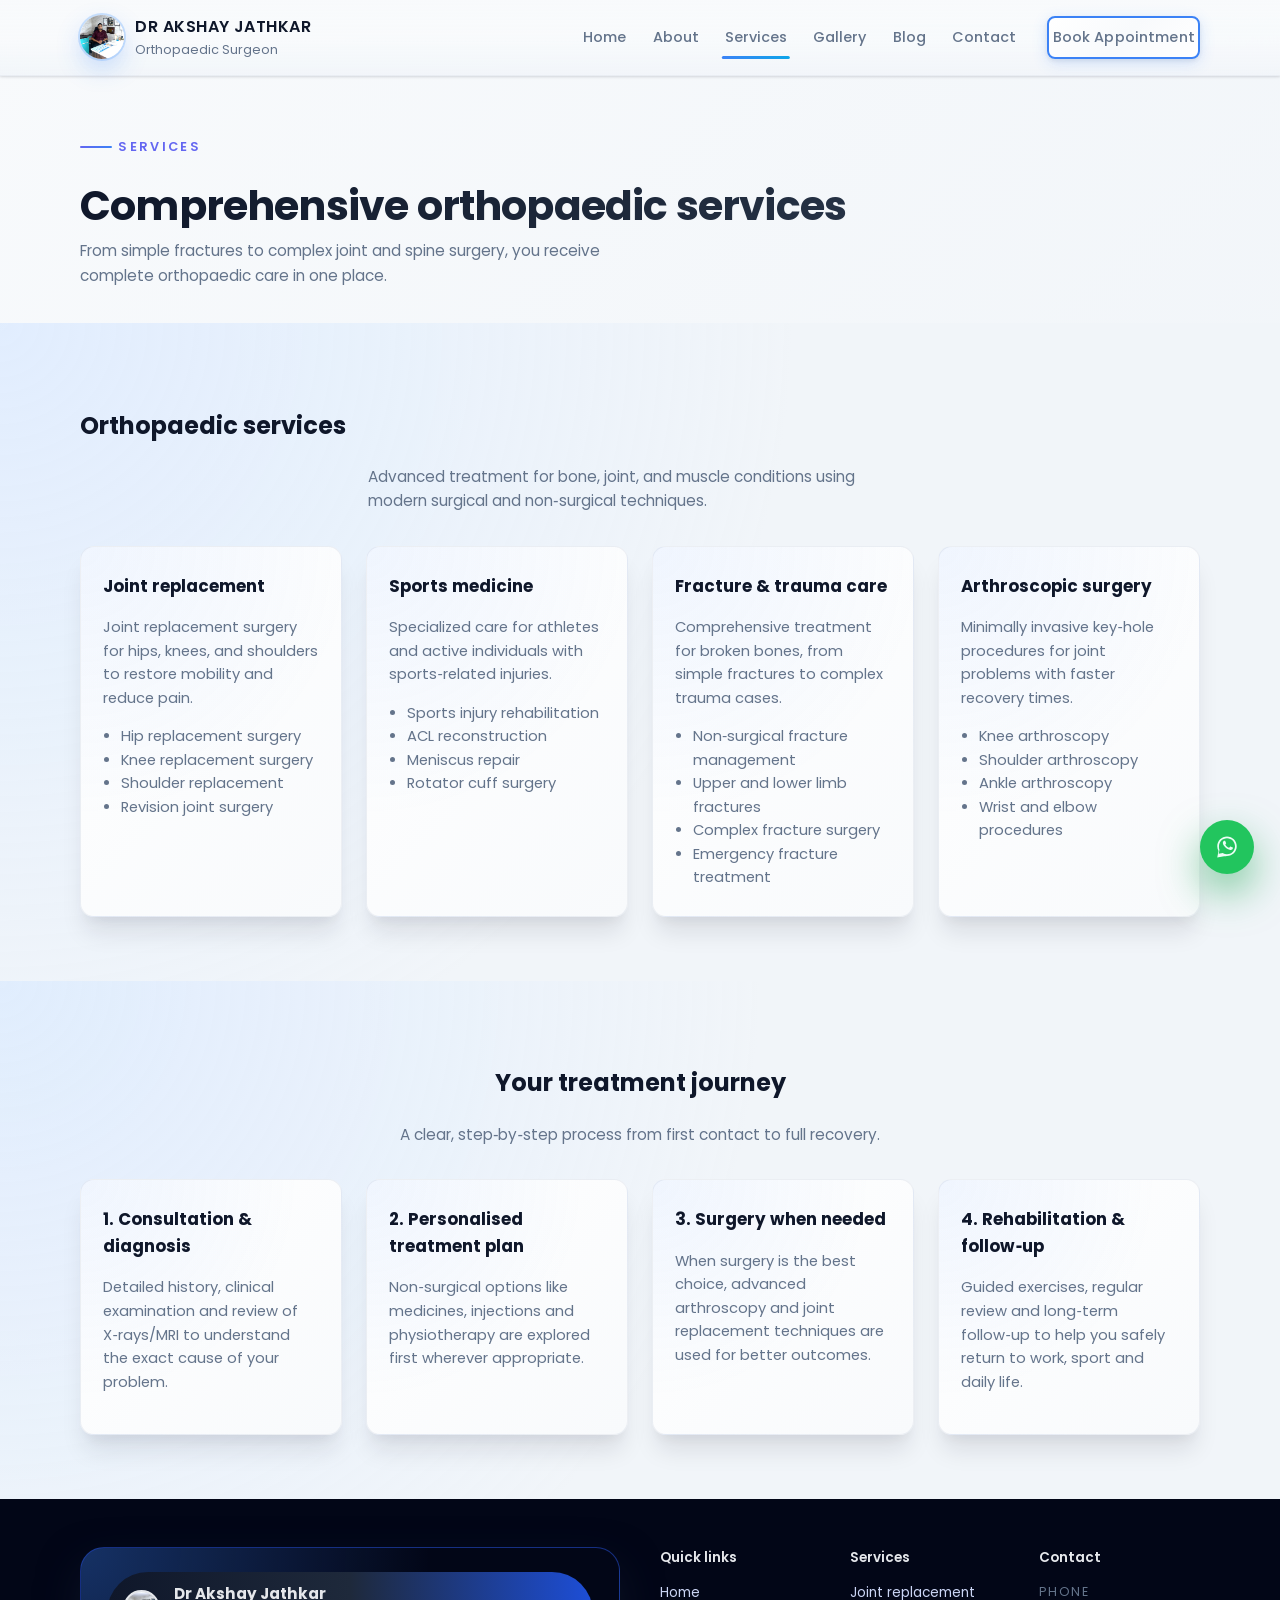
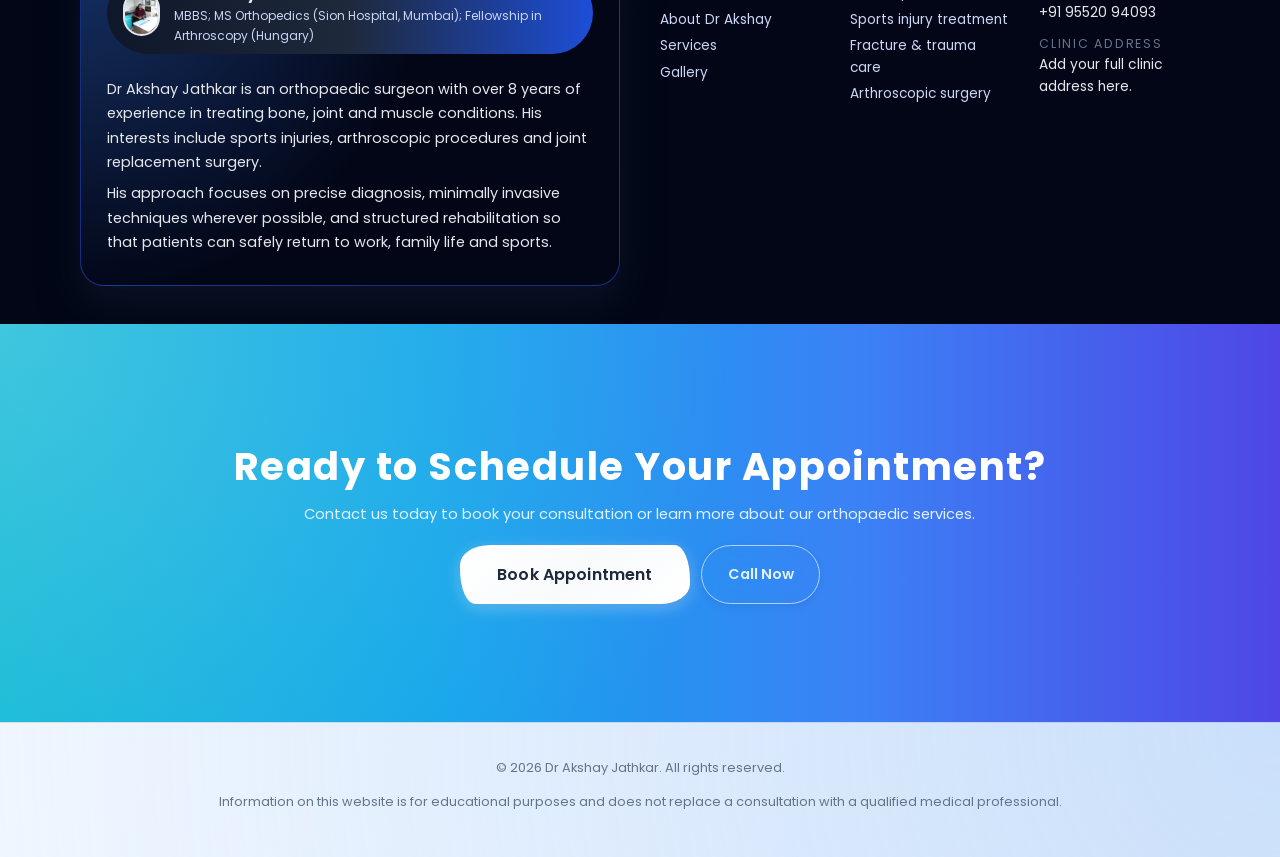
<file: services.html>
<!DOCTYPE html>
<html lang="en">
  <head>
    <meta charset="UTF-8" />
    <meta name="viewport" content="width=device-width, initial-scale=1.0" />
    <title>Services | Dr Akshay Jathkar - Orthopaedic Surgeon</title>
    <meta
      name="description"
      content="Comprehensive orthopaedic services by Dr Akshay Jathkar, including fracture care, joint replacement, arthroscopy and spine, back and sports injury treatment."
    />
    <link rel="stylesheet" href="style.css" />
    <link rel="preconnect" href="https://fonts.googleapis.com" />
    <link rel="preconnect" href="https://fonts.gstatic.com" crossorigin />
    <link
      href="https://fonts.googleapis.com/css2?family=Poppins:wght@300;400;500;600;700&display=swap"
      rel="stylesheet"
    />
  </head>
  <body>
    <header class="site-header">
      <div class="container header-inner">
        <a href="index.html" class="logo-link">
          <img src="./images/logo.png" alt="Dr Akshay Jathkar Logo" class="logo-mark">
          <div class="logo-text">
            <span class="logo-title">Dr Akshay Jathkar</span>
            <span class="logo-subtitle">Orthopaedic Surgeon</span>
          </div>
        </a>
        <nav class="nav">
          <a href="index.html">Home</a>
          <a href="about.html">About</a>
          <a href="services.html" class="active">Services</a>
          <a href="gallery.html">Gallery</a>
          <a href="blog.html">Blog</a>
          <a href="index.html#contact">Contact</a>
          <a
            href="https://wa.me/9552094093?text=Hello%20Dr%20Akshay%20Jathkar%2C%20I%20would%20like%20to%20book%20an%20appointment."
            class="btn-primary nav-cta"
            target="_blank"
            rel="noopener"
          >
            Book Appointment
          </a>
        </nav>
      </div>
    </header>

    <main>
      <section class="page-hero">
        <div class="container">
          <p class="eyebrow">Services</p>
          <h1>Comprehensive orthopaedic services</h1>
          <p class="page-hero-subtitle">
            From simple fractures to complex joint and spine surgery, you
            receive complete orthopaedic care in one place.
          </p>
        </div>
      </section>

      <section class="section section-alt">
        <div class="container">
          <h2>Orthopaedic services</h2>
          <p class="section-intro">
            Advanced treatment for bone, joint, and muscle conditions using
            modern surgical and non‑surgical techniques.
          </p>

          <div class="grid services-grid">
            <div class="card">
              <h3>Joint replacement</h3>
              <p>
                Joint replacement surgery for hips, knees, and shoulders to
                restore mobility and reduce pain.
              </p>
              <ul>
                <li>Hip replacement surgery</li>
                <li>Knee replacement surgery</li>
                <li>Shoulder replacement</li>
                <li>Revision joint surgery</li>
              </ul>
            </div>

            <div class="card">
              <h3>Sports medicine</h3>
              <p>
                Specialized care for athletes and active individuals with
                sports‑related injuries.
              </p>
              <ul>
                <li>Sports injury rehabilitation</li>
                <li>ACL reconstruction</li>
                <li>Meniscus repair</li>
                <li>Rotator cuff surgery</li>
              </ul>
            </div>

            <div class="card">
              <h3>Fracture & trauma care</h3>
              <p>
                Comprehensive treatment for broken bones, from simple fractures
                to complex trauma cases.
              </p>
              <ul>
                <li>Non‑surgical fracture management</li>
                <li>Upper and lower limb fractures</li>
                <li>Complex fracture surgery</li>
                <li>Emergency fracture treatment</li>
              </ul>
            </div>

            <div class="card">
              <h3>Arthroscopic surgery</h3>
              <p>
                Minimally invasive key‑hole procedures for joint problems with
                faster recovery times.
              </p>
              <ul>
                <li>Knee arthroscopy</li>
                <li>Shoulder arthroscopy</li>
                <li>Ankle arthroscopy</li>
                <li>Wrist and elbow procedures</li>
              </ul>
            </div>
          </div>
        </div>
      </section>

      <section class="section section-alt">
        <div class="container">
          <h2 class="centered">Your treatment journey</h2>
          <p class="section-intro centered">
            A clear, step‑by‑step process from first contact to full recovery.
          </p>
          <div class="grid specialties-grid">
            <div class="card">
              <h3>1. Consultation & diagnosis</h3>
              <p>
                Detailed history, clinical examination and review of X‑rays/MRI
                to understand the exact cause of your problem.
              </p>
            </div>
            <div class="card">
              <h3>2. Personalised treatment plan</h3>
              <p>
                Non‑surgical options like medicines, injections and
                physiotherapy are explored first wherever appropriate.
              </p>
            </div>
            <div class="card">
              <h3>3. Surgery when needed</h3>
              <p>
                When surgery is the best choice, advanced arthroscopy and joint
                replacement techniques are used for better outcomes.
              </p>
            </div>
            <div class="card">
              <h3>4. Rehabilitation & follow‑up</h3>
              <p>
                Guided exercises, regular review and long‑term follow‑up to help
                you safely return to work, sport and daily life.
              </p>
            </div>
          </div>
        </div>
      </section>

      <section class="footer-top">
        <div class="container footer-top-inner">
          <div>
            <div class="doctor-card">
              <div class="doctor-banner">
                <div class="doctor-photo">
                <img src="./images/logo.png" alt="Dr Akshay Jathkar" class="doctor-photo-img">
              </div>
                <div class="doctor-banner-text">
                  <strong>Dr Akshay Jathkar</strong>
                  <span
                    >MBBS; MS Orthopedics (Sion Hospital, Mumbai); Fellowship in
                    Arthroscopy (Hungary)</span
                  >
                </div>
              </div>
              <p>
                Dr Akshay Jathkar is an orthopaedic surgeon with over 8 years
                of experience in treating bone, joint and muscle conditions. His
                interests include sports injuries, arthroscopic procedures and
                joint replacement surgery.
              </p>
              <p>
                His approach focuses on precise diagnosis, minimally invasive
                techniques wherever possible, and structured rehabilitation so
                that patients can safely return to work, family life and sports.
              </p>
            </div>
          </div>
          <div class="footer-columns">
            <div>
              <div class="footer-column-title">Quick links</div>
              <ul>
                <li><a href="index.html">Home</a></li>
                <li><a href="about.html">About Dr Akshay</a></li>
                <li><a href="services.html">Services</a></li>
                <li><a href="gallery.html">Gallery</a></li>
              </ul>
            </div>
            <div>
              <div class="footer-column-title">Services</div>
              <ul>
                <li>Joint replacement</li>
                <li>Sports injury treatment</li>
                <li>Fracture & trauma care</li>
                <li>Arthroscopic surgery</li>
              </ul>
            </div>
            <div>
              <div class="footer-column-title">Contact</div>
              <div class="footer-contact-item">
                <div class="footer-contact-value">
                  <div class="footer-contact-label">Phone</div>
                  <div>+91 95520 94093</div>
                </div>
              </div>
              <div class="footer-contact-item">
                <div class="footer-contact-value">
                  <div class="footer-contact-label">Clinic address</div>
                  <div>Add your full clinic address here.</div>
                </div>
              </div>
            </div>
          </div>
        </div>
      </section>

      <section class="section section-cta">
        <div class="container cta-inner">
          <div>
            <h2>Ready to Schedule Your Appointment?</h2>
            <p>
              Contact us today to book your consultation or learn more about our
              orthopaedic services.
            </p>
          </div>
          <div class="cta-actions">
            <a
              href="https://wa.me/9552094093?text=Hello%20Dr%20Akshay%20Jathkar%2C%20I%20am%20ready%20to%20book%20an%20appointment."
              class="btn-primary"
              target="_blank"
              rel="noopener"
            >
              Book Appointment
            </a>
            <a href="tel:+919552094093" class="btn-secondary">Call Now</a>
          </div>
        </div>
      </section>
    </main>

    <footer class="site-footer">
      <div class="container footer-inner">
        <p>© <span id="year"></span> Dr Akshay Jathkar. All rights reserved.</p>
        <p class="footer-small">
          Information on this website is for educational purposes and does not
          replace a consultation with a qualified medical professional.
        </p>
      </div>
    </footer>

    <a
      href="https://wa.me/9552094093?text=Hello%20Dr%20Akshay%20Jathkar%2C%20I%20would%20like%20to%20book%20an%20appointment."
      class="whatsapp-fab"
      target="_blank"
      rel="noopener"
      aria-label="Book appointment on WhatsApp"
    >
      <svg
        class="whatsapp-icon"
        viewBox="0 0 32 32"
        aria-hidden="true"
        focusable="false"
      >
        <path
          d="M16 3C9.383 3 4 8.383 4 15c0 2.123.566 4.088 1.555 5.8L4 29l8.383-1.523A11.9 11.9 0 0 0 16 27c6.617 0 12-5.383 12-12S22.617 3 16 3zm0 2.133c5.45 0 9.867 4.417 9.867 9.867 0 5.45-4.417 9.867-9.867 9.867-1.73 0-3.383-.45-4.85-1.3l-.35-.2-4.967.9.95-4.833-.233-.367A9.7 9.7 0 0 1 6.133 15C6.133 9.55 10.55 5.133 16 5.133zm-2.017 3.7c-.216-.483-.45-.5-.666-.508l-.566-.008c-.2 0-.516.074-.8.366s-1.05 1.025-1.05 2.5 1.075 2.9 1.225 3.1c.15.2 2.117 3.233 5.217 4.533 2.583 1.083 3.1.867 3.658.816.558-.05 1.8-.733 2.05-1.441.25-.708.25-1.316.175-1.441-.075-.125-.275-.2-.575-.35s-1.8-.883-2.083-.983c-.283-.1-.491-.15-.7.15-.208.3-.8.983-.983 1.183-.183.2-.366.225-.675.075-.308-.15-1.3-.48-2.475-1.525-.916-.817-1.533-1.825-1.716-2.133-.183-.308-.02-.475.133-.625.137-.136.308-.35.458-.525.15-.175.2-.3.3-.5.1-.2.05-.366-.025-.516-.075-.15-.675-1.625-.95-2.208z"
        />
      </svg>
    </a>

    <script>
      document.getElementById("year").textContent =
        new Date().getFullYear().toString();
    </script>
  </body>
</html>
</file>
<file: style.css>
:root {
  --bg: #f8fafc;
  --bg-alt: #f1f5f9;
  --card: #ffffff;
  --accent: #3b82f6;
  --accent-soft: rgba(59, 130, 246, 0.08);
  --accent-strong: rgba(59, 130, 246, 0.18);
  --accent-2: #0ea5e9;
  --accent-3: #6366f1;
  --text: #0f172a;
  --text-light: #1e293b;
  --muted: #64748b;
  --border-subtle: rgba(148, 163, 184, 0.4);
  --radius-lg: 20px;
  --radius-md: 14px;
  --radius-sm: 8px;
  --shadow-soft: 0 25px 50px -12px rgba(15, 23, 42, 0.25);
  --shadow-card: 0 20px 25px -5px rgba(15, 23, 42, 0.1), 0 10px 10px -5px rgba(15, 23, 42, 0.04);
  --shadow-hover: 0 25px 50px -12px rgba(15, 23, 42, 0.35);
  --shadow-glow: 0 0 20px rgba(59, 130, 246, 0.15);
}

*,
*::before,
*::after {
  box-sizing: border-box;
}

html,
body {
  margin: 0;
  padding: 0;
}

body {
  font-family: "Poppins", system-ui, -apple-system, BlinkMacSystemFont,
    "Segoe UI", sans-serif;
  background: linear-gradient(135deg, #f8fafc 0%, #f1f5f9 50%, #e2e8f0 100%);
  color: var(--text);
  -webkit-font-smoothing: antialiased;
  line-height: 1.6;
  font-size: 16px;
}

a {
  color: inherit;
  text-decoration: none;
}

img {
  max-width: 100%;
  display: block;
}

.container {
  width: min(1120px, 100% - 3rem);
  margin: 0 auto;
}

.site-header {
  position: sticky;
  top: 0;
  z-index: 10;
  backdrop-filter: blur(20px);
  background: linear-gradient(
    to bottom,
    rgba(248, 250, 252, 0.95),
    rgba(248, 250, 252, 0.9),
    rgba(241, 245, 249, 0.85)
  );
  border-bottom: 1px solid rgba(148, 163, 184, 0.15);
  box-shadow: 0 1px 3px 0 rgba(15, 23, 42, 0.1), 0 1px 2px 0 rgba(15, 23, 42, 0.06);
}

.header-inner {
  display: flex;
  align-items: center;
  justify-content: space-between;
  padding: 0.9rem 0;
  gap: 1.5rem;
}

.logo-link {
  display: inline-flex;
  align-items: center;
  gap: 0.7rem;
  text-decoration: none;
  color: inherit;
  transition: transform 0.2s ease;
}

.logo-link:hover {
  transform: scale(1.02);
}

.logo {
  display: inline-flex;
  align-items: center;
  gap: 0.7rem;
}

.logo-mark {
  width: 44px;
  height: 44px;
  border-radius: 999px;
  display: block;
  object-fit: cover;
  box-shadow: 0 0 0 2px rgba(96, 165, 250, 0.3),
    0 10px 25px rgba(59, 130, 246, 0.25);
  transition: all 0.3s ease;
}

.logo-text {
  display: flex;
  flex-direction: column;
}

.logo-title {
  font-size: 1rem;
  font-weight: 600;
  letter-spacing: 0.03em;
  text-transform: uppercase;
}

.logo-subtitle {
  font-size: 0.8rem;
  color: var(--muted);
}

.nav {
  display: flex;
  align-items: center;
  gap: 1.25rem;
  font-size: 0.9rem;
}

.nav a {
  color: var(--muted);
  padding: 0.5rem 0.2rem;
  position: relative;
  transition: all 0.3s ease;
  font-weight: 500;
  border-radius: var(--radius-sm);
}

.nav a::after {
  content: "";
  position: absolute;
  left: 50%;
  bottom: -2px;
  width: 0;
  height: 3px;
  border-radius: 999px;
  background: linear-gradient(90deg, var(--accent), var(--accent-2));
  transition: all 0.3s ease;
  transform: translateX(-50%);
}

.nav a:hover {
  color: var(--accent);
  background: rgba(59, 130, 246, 0.05);
}

.nav a:hover::after,
.nav a.active::after {
  width: 100%;
}

.nav-cta {
  margin-left: 0.5rem;
}

.btn-primary,
.btn-secondary {
  display: inline-flex;
  align-items: center;
  justify-content: center;
  gap: 0.4rem;
  padding: 0.75rem 1.6rem;
  border-radius: 999px;
  border: 1px solid transparent;
  font-size: 0.9rem;
  font-weight: 600;
  cursor: pointer;
  transition: all 0.25s ease;
  white-space: nowrap;
  position: relative;
  overflow: hidden;
}

.btn-primary {
  background: linear-gradient(135deg, #ffffff 0%, #f8fafc 50%, #ffffff 100%);
  border: 2px solid #3b82f6;
  color: #3b82f6;
  border-radius: 30px 15px 30px 15px / 20px 35px 20px 35px;
  padding: 0.8rem 1.8rem;
  font-weight: 600;
  font-size: 0.9rem;
  letter-spacing: 0.01em;
  box-shadow: 0 4px 15px rgba(59, 130, 246, 0.2), 
              inset 0 1px 0 rgba(255, 255, 255, 0.8),
              0 2px 4px rgba(0, 0, 0, 0.08);
  position: relative;
  overflow: hidden;
  transition: all 0.3s cubic-bezier(0.4, 0, 0.2, 1);
}

.btn-primary::before {
  content: '';
  position: absolute;
  top: 0;
  left: -100%;
  width: 100%;
  height: 100%;
  background: linear-gradient(90deg, transparent, rgba(59, 130, 246, 0.1), transparent);
  transition: left 0.6s ease;
}

.btn-primary:hover {
  background: linear-gradient(135deg, #3b82f6 0%, #2563eb 50%, #1d4ed8 100%);
  color: #ffffff;
  transform: translateY(-3px) scale(1.02);
  box-shadow: 0 8px 25px rgba(59, 130, 246, 0.4), 
              0 4px 8px rgba(0, 0, 0, 0.15);
  border-color: #1d4ed8;
}

.btn-primary:hover::before {
  left: 100%;
}

.btn-primary:active {
  transform: translateY(0) scale(1);
  box-shadow: 0 4px 15px rgba(59, 130, 246, 0.2), 
              inset 0 1px 0 rgba(255, 255, 255, 0.8),
              0 2px 4px rgba(0, 0, 0, 0.08);
}

.btn-secondary {
  background: rgba(255, 255, 255, 0.95);
  border-color: rgba(148, 163, 184, 0.4);
  color: var(--text-light);
  backdrop-filter: blur(10px);
  box-shadow: 0 2px 8px rgba(0, 0, 0, 0.08);
}

.btn-secondary:hover {
  background: #ffffff;
  border-color: rgba(59, 130, 246, 0.5);
  color: var(--accent);
  transform: translateY(-1px);
  box-shadow: 0 4px 12px rgba(0, 0, 0, 0.12);
}

.hero {
  padding: 3.5rem 0 3.5rem;
}

.hero-inner {
  display: grid;
  grid-template-columns: minmax(0, 1.6fr) minmax(0, 1.1fr);
  gap: 2.5rem;
  align-items: center;
}

.eyebrow {
  font-size: 0.8rem;
  letter-spacing: 0.18em;
  text-transform: uppercase;
  color: #6366f1;
  display: inline-flex;
  align-items: center;
  gap: 0.4rem;
  font-weight: 600;
  animation: fadeInUp 0.6s ease;
}

.eyebrow::before {
  content: "";
  width: 32px;
  height: 2px;
  border-radius: 999px;
  background: linear-gradient(90deg, #6366f1, #3b82f6);
}

h1 {
  font-size: clamp(2.4rem, 3.2vw, 3.2rem);
  line-height: 1.1;
  margin: 0.8rem 0 0.7rem;
  letter-spacing: -0.02em;
  font-weight: 700;
  background: linear-gradient(135deg, #0f172a 0%, #1e293b 50%, #334155 100%);
  -webkit-background-clip: text;
  -webkit-text-fill-color: transparent;
  background-clip: text;
  animation: fadeInUp 0.8s ease 0.2s both;
}

.hero-subtitle {
  margin: 0;
  color: var(--muted);
  font-size: 1rem;
  max-width: 34rem;
  line-height: 1.7;
  animation: fadeInUp 1s ease 0.4s both;
}

.hero-actions {
  display: flex;
  flex-wrap: wrap;
  gap: 1rem;
  margin-top: 2rem;
  animation: fadeInUp 1.2s ease 0.6s both;
}

.hero-meta {
  display: flex;
  flex-wrap: wrap;
  gap: 1.5rem;
  margin-top: 2rem;
  padding-top: 1.1rem;
  border-top: 1px dashed rgba(148, 163, 184, 0.4);
}

.meta-label {
  display: block;
  font-size: 0.75rem;
  color: var(--muted);
  text-transform: uppercase;
  letter-spacing: 0.16em;
}

.meta-value {
  display: block;
  margin-top: 0.25rem;
  font-size: 0.9rem;
}

.hero-card {
  position: relative;
  border-radius: var(--radius-lg);
  padding: 2rem 1.8rem;
  background:
    radial-gradient(circle at 0 0, rgba(219, 234, 254, 0.9), transparent 60%),
    radial-gradient(circle at 100% 100%, rgba(191, 219, 254, 0.8), transparent 55%),
    linear-gradient(135deg, #ffffff 0%, #f8fafc 100%);
  border: 1px solid rgba(148, 163, 184, 0.2);
  box-shadow: var(--shadow-card), var(--shadow-glow);
  overflow: hidden;
  transition: all 0.3s ease;
  animation: fadeInRight 1s ease 0.8s both;
}

.hero-card:hover {
  transform: translateY(-4px);
  box-shadow: var(--shadow-hover), var(--shadow-glow);
  border-color: rgba(59, 130, 246, 0.3);
}

.hero-portrait-circle {
  width: 88px;
  height: 88px;
  border-radius: 999px;
  object-fit: cover;
  border: 2px solid rgba(147, 197, 253, 0.9);
  box-shadow: 0 16px 34px rgba(15, 23, 42, 0.25);
  margin-bottom: 1.25rem;
  background: transparent;
}

.hero-card h2 {
  margin: 0;
  font-size: 1.25rem;
}

.hero-card-role {
  margin: 0.2rem 0 1rem;
  font-size: 0.9rem;
  color: #2563eb;
}

.hero-card-list {
  list-style: none;
  padding: 0;
  margin: 0 0 1.4rem;
  font-size: 0.9rem;
  color: var(--muted);
}

.hero-card-list li {
  display: flex;
  align-items: center;
  gap: 0.5rem;
  margin-bottom: 0.35rem;
}

.hero-card-list li::before {
  content: "";
  width: 6px;
  height: 6px;
  border-radius: 999px;
  background: linear-gradient(135deg, var(--accent), var(--accent-2));
}

.hero-card-contact {
  display: flex;
  flex-direction: column;
  gap: 0.1rem;
  padding-top: 0.9rem;
  border-top: 1px dashed rgba(148, 163, 184, 0.5);
}

.phone-label {
  font-size: 0.7rem;
  text-transform: uppercase;
  letter-spacing: 0.14em;
  color: var(--muted);
}

.phone-number {
  font-size: 1rem;
  font-weight: 500;
  color: #e5f2ff;
}

.section {
  padding: 4rem 0;
  position: relative;
}

.section-alt {
  background: radial-gradient(circle at 0 0, rgba(219, 234, 254, 0.8), #f1f5f9 55%);
}

.section-intro {
  max-width: 34rem;
  margin: 0.4rem auto 2rem;
  color: var(--muted);
  font-size: 0.96rem;
}

.centered {
  text-align: center;
}

.two-column {
  display: grid;
  grid-template-columns: minmax(0, 1.5fr) minmax(0, 1.1fr);
  gap: 2.5rem;
  align-items: start;
}

.highlight-card {
  border-radius: var(--radius-lg);
  padding: 1.8rem 1.6rem;
  background: linear-gradient(
      140deg,
      rgba(219, 234, 254, 0.9),
      rgba(241, 245, 249, 0.95)
    );
  border: 1px solid rgba(148, 163, 184, 0.2);
  box-shadow: var(--shadow-card);
  font-size: 0.93rem;
  transition: all 0.3s ease;
  position: relative;
  overflow: hidden;
}

.highlight-card h3 {
  margin-top: 0;
}

.highlight-card ul {
  padding-left: 1.1rem;
  margin: 0.8rem 0 0;
  color: var(--muted);
}

.highlight-card:hover {
  transform: translateY(-2px);
  box-shadow: var(--shadow-hover);
  border-color: rgba(59, 130, 246, 0.3);
}

.grid {
  display: grid;
  gap: 1.5rem;
}

.specialties-grid {
  margin-top: 2rem;
  grid-template-columns: repeat(auto-fit, minmax(230px, 1fr));
}

.features-grid {
  margin-top: 1.7rem;
  grid-template-columns: repeat(auto-fit, minmax(230px, 1fr));
}

.card {
  border-radius: var(--radius-md);
  padding: 1.6rem 1.4rem;
  background: radial-gradient(circle at 0 0, var(--accent-soft), transparent 60%),
    linear-gradient(135deg, #ffffff 0%, #f8fafc 100%);
  border: 1px solid rgba(148, 163, 184, 0.15);
  box-shadow: var(--shadow-card);
  font-size: 0.92rem;
  transition: all 0.3s ease;
  position: relative;
  overflow: hidden;
}

.card h3 {
  margin-top: 0;
  font-size: 1.05rem;
}

.card p {
  margin-top: 0.2rem;
  color: var(--muted);
}

.card ul {
  padding-left: 1.1rem;
  margin: 0.7rem 0 0;
  color: var(--muted);
}

.card:hover {
  transform: translateY(-3px);
  box-shadow: var(--shadow-hover);
  border-color: rgba(59, 130, 246, 0.3);
}

.feature {
  padding: 1.4rem 1.2rem;
  border-radius: var(--radius-md);
  border: 1px solid rgba(148, 163, 184, 0.2);
  background: linear-gradient(135deg, #ffffff 0%, #f8fafc 100%);
  box-shadow: var(--shadow-card);
  font-size: 0.9rem;
  transition: all 0.3s ease;
  position: relative;
}

.feature h3 {
  margin-top: 0;
  font-size: 1rem;
}

.feature p {
  margin: 0.4rem 0 0;
  color: var(--muted);
}

.feature:hover {
  transform: translateY(-2px);
  box-shadow: var(--shadow-hover);
  border-color: rgba(59, 130, 246, 0.3);
  background: linear-gradient(135deg, #ffffff 0%, #f1f5f9 100%);
}

.contact-details {
  display: grid;
  gap: 0.9rem;
  margin-top: 1.1rem;
}

.contact-label {
  font-size: 0.78rem;
  text-transform: uppercase;
  letter-spacing: 0.16em;
  color: var(--muted);
}

.contact-link {
  display: inline-block;
  margin-top: 0.18rem;
  font-size: 0.96rem;
  color: #1d4ed8;
}

.note {
  margin-top: 0.7rem;
  font-size: 0.8rem;
  color: var(--muted);
}

.map-embed {
  margin-top: 0.9rem;
  border-radius: 14px;
  overflow: hidden;
  border: 1px solid rgba(148, 163, 184, 0.4);
}

.map-embed iframe {
  width: 100%;
  height: 220px;
  border: 0;
}

.site-footer {
  border-top: 1px solid rgba(148, 163, 184, 0.3);
  padding: 1.4rem 0 2rem;
  background: radial-gradient(circle at 100% 0, rgba(191, 219, 254, 0.7), #eff6ff);
}

.footer-inner {
  text-align: center;
  font-size: 0.8rem;
  color: var(--muted);
}

.footer-small {
  margin-top: 0.25rem;
}

.doctor-highlight-section {
  background: #020617;
  color: #e5e7eb;
}

.doctor-card {
  max-width: 800px;
  margin: 0 auto;
  background: radial-gradient(circle at 0 0, rgba(59, 130, 246, 0.35), transparent 55%),
    #020617;
  border-radius: 24px;
  padding: 1.5rem 1.6rem 1.9rem;
  border: 1px solid rgba(30, 64, 175, 0.7);
  box-shadow: 0 18px 40px rgba(15, 23, 42, 0.75);
}

.doctor-banner {
  display: inline-flex;
  align-items: center;
  gap: 0.9rem;
  padding: 0.6rem 1rem;
  border-radius: 999px;
  background: linear-gradient(90deg, #0f172a, #1e293b, #1d4ed8);
  margin-bottom: 1.4rem;
}

.doctor-photo {
  width: 46px;
  height: 46px;
  border-radius: 999px;
  overflow: hidden;
  border: 2px solid #e5e7eb;
  background: radial-gradient(circle at 30% 0, #e5e7eb, #94a3b8);
  display: grid;
  place-items: center;
  font-weight: 600;
  font-size: 0.85rem;
}

.doctor-photo-img {
  width: 100%;
  height: 100%;
  object-fit: cover;
  border-radius: 999px;
}

.doctor-banner-text {
  display: flex;
  flex-direction: column;
}

.doctor-banner-text strong {
  font-size: 0.95rem;
}

.doctor-banner-text span {
  font-size: 0.75rem;
  color: #cbd5f5;
}

.doctor-card p {
  margin: 0;
  font-size: 0.9rem;
  line-height: 1.7;
  color: #e5e7eb;
}

.doctor-card p + p {
  margin-top: 0.4rem;
}

.gallery-hero {
  padding: 3rem 0 1.2rem;
}

.gallery-slider {
  margin-top: 2rem;
  border-radius: 22px;
  overflow: hidden;
  background: #020617;
  border: 1px solid rgba(30, 64, 175, 0.7);
  box-shadow: 0 18px 40px rgba(15, 23, 42, 0.7);
  position: relative;
}

.gallery-slides {
  position: relative;
  width: 100%;
  height: 420px;
}

.gallery-slide {
  position: absolute;
  inset: 0;
  opacity: 0;
  transition: opacity 0.4s ease;
}

.gallery-slide.active {
  opacity: 1;
}

.gallery-slide img {
  width: 100%;
  height: 100%;
  object-fit: contain;
  background: #020617;
  display: block;
}

.gallery-slide-caption {
  position: absolute;
  left: 0;
  right: 0;
  bottom: 0;
  padding: 0.75rem 1rem 0.9rem;
  background: linear-gradient(
    to top,
    rgba(15, 23, 42, 0.9),
    rgba(15, 23, 42, 0.6),
    transparent
  );
  font-size: 0.85rem;
  color: #e5e7eb;
}

.gallery-controls {
  position: absolute;
  right: 1rem;
  bottom: 1rem;
  top: auto;
  transform: none;
  display: flex;
  flex-direction: row;
  align-items: center;
  gap: 0.6rem;
}

.gallery-dots {
  display: flex;
  flex-direction: row;
  gap: 0.3rem;
}

.gallery-dot {
  width: 8px;
  height: 8px;
  border-radius: 999px;
  background: #1e293b;
  border: none;
  padding: 0;
  cursor: pointer;
}

.gallery-dot.active {
  background: #38bdf8;
}

.gallery-arrows {
  display: flex;
  gap: 0.3rem;
}

.gallery-arrow {
  width: 32px;
  height: 28px;
  border-radius: 999px;
  border: 1px solid rgba(148, 163, 184, 0.6);
  background: #020617;
  color: #e5e7eb;
  font-size: 0.8rem;
  display: inline-flex;
  align-items: center;
  justify-content: center;
  cursor: pointer;
}

.gallery-arrow:hover {
  background: #0b1120;
}

.lightbox {
  position: fixed;
  inset: 0;
  background: rgba(15, 23, 42, 0.92);
  display: none;
  align-items: center;
  justify-content: center;
  z-index: 40;
}

.lightbox.open {
  display: flex;
}

.lightbox-inner {
  max-width: 70vw;
  max-height: 80vh;
  display: flex;
  flex-direction: column;
  align-items: center;
}

.lightbox-inner img {
  width: 100%;
  height: 100%;
  object-fit: contain;
  display: block;
}

.lightbox-caption {
  margin-top: 0.75rem;
  font-size: 0.9rem;
  color: #e5e7eb;
  text-align: center;
}

.lightbox-close {
  position: fixed;
  top: 1.5rem;
  right: 1.5rem;
  width: 34px;
  height: 34px;
  border-radius: 999px;
  border: 1px solid rgba(148, 163, 184, 0.8);
  background: rgba(15, 23, 42, 0.9);
  color: #e5e7eb;
  display: inline-flex;
  align-items: center;
  justify-content: center;
  cursor: pointer;
  font-size: 1rem;
}

.lightbox-arrow {
  position: fixed;
  top: 50%;
  transform: translateY(-50%);
  width: 38px;
  height: 38px;
  border-radius: 999px;
  border: 1px solid rgba(148, 163, 184, 0.9);
  background: rgba(15, 23, 42, 0.95);
  color: #e5e7eb;
  display: inline-flex;
  align-items: center;
  justify-content: center;
  cursor: pointer;
  font-size: 1.1rem;
}

.lightbox-arrow.left {
  left: 1.5rem;
}

.lightbox-arrow.right {
  right: 1.5rem;
}

.whatsapp-fab {
  position: fixed;
  right: 1.6rem;
  bottom: 1.6rem;
  width: 54px;
  height: 54px;
  border-radius: 999px;
  background: #22c55e;
  display: grid;
  place-items: center;
  box-shadow: 0 18px 40px rgba(22, 163, 74, 0.55);
  z-index: 20;
  transition: transform 0.16s ease, box-shadow 0.16s ease, background 0.16s ease;
}

.whatsapp-fab:hover {
  transform: translateY(-2px) scale(1.03);
  background: #16a34a;
  box-shadow: 0 22px 50px rgba(22, 163, 74, 0.65);
}

.whatsapp-icon {
  width: 26px;
  height: 26px;
  fill: #ecfdf5;
}

.page-hero {
  padding: 3rem 0 1.2rem;
}

.page-hero-subtitle {
  margin-top: 0.5rem;
  max-width: 34rem;
  color: var(--muted);
  font-size: 0.96rem;
}

.services-grid {
  margin-top: 1.9rem;
  grid-template-columns: repeat(auto-fit, minmax(240px, 1fr));
}

.section-cta {
  background: radial-gradient(circle at 0 0, rgba(248, 250, 252, 0.24), transparent 55%),
    linear-gradient(90deg, #06b6d4, #0ea5e9, #3b82f6, #4f46e5);
  border-top: none;
  border-bottom: none;
  color: #f9fafb;
}

.cta-inner {
  display: flex;
  flex-wrap: wrap;
  gap: 1.2rem;
  align-items: center;
  justify-content: center;
  text-align: center;
  padding: 3rem 0 3.4rem;
}

.cta-inner h2 {
  margin: 0 0 0.3rem;
  color: #ffffff;
  font-size: clamp(2rem, 3vw, 2.6rem);
  letter-spacing: 0.04em;
  font-weight: 700;
}

.cta-inner p {
  margin: 0;
  color: #e0f2fe;
  font-size: 0.92rem;
}

.cta-actions {
  display: flex;
  flex-wrap: wrap;
  gap: 0.7rem;
  justify-content: center;
}

.section-cta .btn-primary {
  background: linear-gradient(135deg, #ffffff 0%, #f8fafc 50%, #ffffff 100%);
  border: 2px solid rgba(255, 255, 255, 0.9);
  color: #1e293b;
  border-radius: 30px 15px 30px 15px / 20px 35px 20px 35px;
  padding: 0.9rem 2.2rem;
  font-size: 1rem;
  letter-spacing: 0.01em;
  font-weight: 600;
  box-shadow: 0 4px 15px rgba(255, 255, 255, 0.3), 
              inset 0 1px 0 rgba(255, 255, 255, 0.9),
              0 2px 4px rgba(0, 0, 0, 0.08);
  position: relative;
  overflow: hidden;
  transition: all 0.3s cubic-bezier(0.4, 0, 0.2, 1);
}

.section-cta .btn-primary::before {
  content: '';
  position: absolute;
  top: 0;
  left: -100%;
  width: 100%;
  height: 100%;
  background: linear-gradient(90deg, transparent, rgba(59, 130, 246, 0.1), transparent);
  transition: left 0.6s ease;
}

.section-cta .btn-primary:hover {
  background: linear-gradient(135deg, #1e293b 0%, #334155 100%);
  color: #ffffff;
  transform: translateY(-3px) scale(1.02);
  box-shadow: 0 8px 25px rgba(30, 41, 59, 0.5), 
              0 4px 8px rgba(0, 0, 0, 0.2);
  border-color: rgba(255, 255, 255, 0.3);
}

.section-cta .btn-primary:hover::before {
  left: 100%;
}

.section-cta .btn-primary:active {
  transform: translateY(0) scale(1);
  box-shadow: 0 4px 15px rgba(255, 255, 255, 0.3), 
              inset 0 1px 0 rgba(255, 255, 255, 0.9),
              0 2px 4px rgba(0, 0, 0, 0.08);
}

.section-cta .btn-secondary {
  background: transparent;
  color: #e0f2fe;
  border-color: rgba(191, 219, 254, 0.9);
}

.section-cta .btn-secondary:hover {
  background: rgba(15, 23, 42, 0.08);
}

.footer-top {
  background: #020617;
  color: #e5e7eb;
  padding: 3rem 0 2.4rem;
}

.footer-top-inner {
  display: grid;
  grid-template-columns: minmax(0, 1.5fr) minmax(0, 1.5fr);
  gap: 2.5rem;
}

.footer-columns {
  display: grid;
  grid-template-columns: repeat(auto-fit, minmax(140px, 1fr));
  gap: 1.8rem;
  font-size: 0.85rem;
}

.footer-column-title {
  font-weight: 600;
  margin-bottom: 0.8rem;
}

.footer-columns ul {
  list-style: none;
  padding: 0;
  margin: 0;
}

.footer-columns li {
  margin-bottom: 0.3rem;
  color: #cbd5f5;
}

.footer-columns a {
  color: inherit;
}

.footer-contact-item {
  display: flex;
  align-items: flex-start;
  gap: 0.6rem;
  margin-bottom: 0.6rem;
}

.footer-contact-label {
  font-size: 0.78rem;
  text-transform: uppercase;
  letter-spacing: 0.14em;
  color: #64748b;
}

.footer-contact-value {
  font-size: 0.86rem;
  color: #e5e7eb;
}

@media (max-width: 720px) {
  .footer-top-inner {
    grid-template-columns: minmax(0, 1fr);
  }
}

@media (max-width: 900px) {
  .hero-inner {
    grid-template-columns: minmax(0, 1fr);
  }

  .hero-card {
    order: -1;
  }

  .two-column {
    grid-template-columns: minmax(0, 1fr);
  }
}

@media (max-width: 720px) {
  .header-inner {
    flex-direction: column;
    align-items: flex-start;
  }

  .nav {
    width: 100%;
    justify-content: space-between;
    flex-wrap: wrap;
  }

  .nav-cta {
    flex: 1;
    justify-content: center;
  }

  .hero {
    padding-top: 2.4rem;
  }

  .section {
    padding: 2.6rem 0;
  }
}

@media (max-width: 520px) {
  .container {
    width: min(100% - 2rem, 520px);
  }

  .nav {
    gap: 0.9rem;
    font-size: 0.82rem;
  }

  .hero-card {
    padding: 1.5rem 1.3rem;
  }

  .card,
  .feature,
  .highlight-card {
    padding: 1.25rem 1.1rem;
  }
}

/* Animation Keyframes */
@keyframes fadeInUp {
  from {
    opacity: 0;
    transform: translateY(30px);
  }
  to {
    opacity: 1;
    transform: translateY(0);
  }
}

@keyframes fadeInRight {
  from {
    opacity: 0;
    transform: translateX(30px);
  }
  to {
    opacity: 1;
    transform: translateX(0);
  }
}

@keyframes fadeInLeft {
  from {
    opacity: 0;
    transform: translateX(-30px);
  }
  to {
    opacity: 1;
    transform: translateX(0);
  }
}

@keyframes pulse {
  0%, 100% {
    transform: scale(1);
  }
  50% {
    transform: scale(1.05);
  }
}

/* Smooth scroll behavior */
html {
  scroll-behavior: smooth;
}

/* Enhanced selection styling */
::selection {
  background: rgba(59, 130, 246, 0.2);
  color: var(--text);
}

/* Focus styles for accessibility */
.btn-primary:focus,
.btn-secondary:focus,
.nav a:focus {
  outline: 2px solid var(--accent);
  outline-offset: 2px;
}

/* Loading animation */
@keyframes shimmer {
  0% {
    background-position: -200px 0;
  }
  100% {
    background-position: calc(200px + 100%) 0;
  }
}

/* Blog Page Styles */
.page-hero {
  padding: 3rem 0 1.2rem;
}

.page-hero-subtitle {
  margin-top: 0.5rem;
  max-width: 34rem;
  color: var(--muted);
  font-size: 0.96rem;
}

.blog-grid {
  display: grid;
  grid-template-columns: repeat(auto-fit, minmax(280px, 1fr));
  gap: 1.5rem;
  margin-top: 2rem;
}

.blog-card {
  border-radius: var(--radius-md);
  background: linear-gradient(135deg, #ffffff 0%, #f8fafc 100%);
  border: 1px solid rgba(148, 163, 184, 0.15);
  box-shadow: var(--shadow-card);
  transition: all 0.3s ease;
  position: relative;
  overflow: hidden;
}

.blog-card:hover {
  transform: translateY(-3px);
  box-shadow: var(--shadow-hover);
  border-color: rgba(59, 130, 246, 0.3);
}

.blog-card-content {
  padding: 1.5rem;
}

.blog-card h3 {
  margin-top: 0;
  margin-bottom: 0.5rem;
  font-size: 1.1rem;
  line-height: 1.3;
}

.blog-card h3 a {
  color: var(--text);
  text-decoration: none;
  transition: color 0.2s ease;
}

.blog-card h3 a:hover {
  color: var(--accent);
}

.blog-card p {
  margin: 0.5rem 0 1rem;
  color: var(--muted);
  font-size: 0.9rem;
  line-height: 1.6;
}

.blog-full-content {
  padding: 0 1.5rem 1.5rem;
  border-top: 1px solid rgba(148, 163, 184, 0.1);
  margin-top: 1rem;
}

.blog-full-content h4 {
  color: var(--text);
  font-size: 1rem;
  margin: 1.5rem 0 0.8rem;
  font-weight: 600;
}

.blog-full-content h4:first-child {
  margin-top: 1rem;
}

.blog-full-content p {
  margin: 0.8rem 0;
  line-height: 1.7;
}

.blog-full-content ul {
  margin: 0.8rem 0;
  padding-left: 1.5rem;
}

.blog-full-content li {
  margin: 0.5rem 0;
  line-height: 1.6;
  color: var(--muted);
}

.blog-full-content strong {
  color: var(--text);
  font-weight: 600;
}

.blog-meta {
  display: flex;
  justify-content: space-between;
  align-items: center;
  font-size: 0.8rem;
  margin-top: 1rem;
  padding-top: 1rem;
  border-top: 1px solid rgba(148, 163, 184, 0.1);
}

.blog-category {
  background: var(--accent-soft);
  color: var(--accent);
  padding: 0.2rem 0.6rem;
  border-radius: 999px;
  font-weight: 500;
  font-size: 0.75rem;
  text-transform: uppercase;
  letter-spacing: 0.05em;
}

.blog-read-time {
  color: var(--muted);
  font-size: 0.8rem;
}

/* Blog Card Variations */
.blog-card:nth-child(1) .blog-category {
  background: rgba(34, 197, 94, 0.1);
  color: #16a34a;
}

.blog-card:nth-child(2) .blog-category {
  background: rgba(249, 115, 22, 0.1);
  color: #ea580c;
}

.blog-card:nth-child(3) .blog-category {
  background: rgba(168, 85, 247, 0.1);
  color: #9333ea;
}

.blog-card:nth-child(4) .blog-category {
  background: rgba(59, 130, 246, 0.1);
  color: #3b82f6;
}

.blog-card:nth-child(5) .blog-category {
  background: rgba(236, 72, 153, 0.1);
  color: #db2777;
}

.blog-card:nth-child(6) .blog-category {
  background: rgba(34, 197, 94, 0.1);
  color: #16a34a;
}

/* Blog Section Responsive */
@media (max-width: 900px) {
  .blog-grid {
    grid-template-columns: repeat(auto-fit, minmax(250px, 1fr));
    gap: 1.2rem;
  }
  
  .blog-card-content {
    padding: 1.2rem;
  }
  
  .blog-card h3 {
    font-size: 1rem;
  }
}

@media (max-width: 520px) {
  .blog-grid {
    grid-template-columns: 1fr;
    gap: 1rem;
  }
  
  .blog-card-content {
    padding: 1rem;
  }
  
  .blog-card h3 {
    font-size: 0.95rem;
  }
  
  .blog-card p {
    font-size: 0.85rem;
  }
}
</file>
